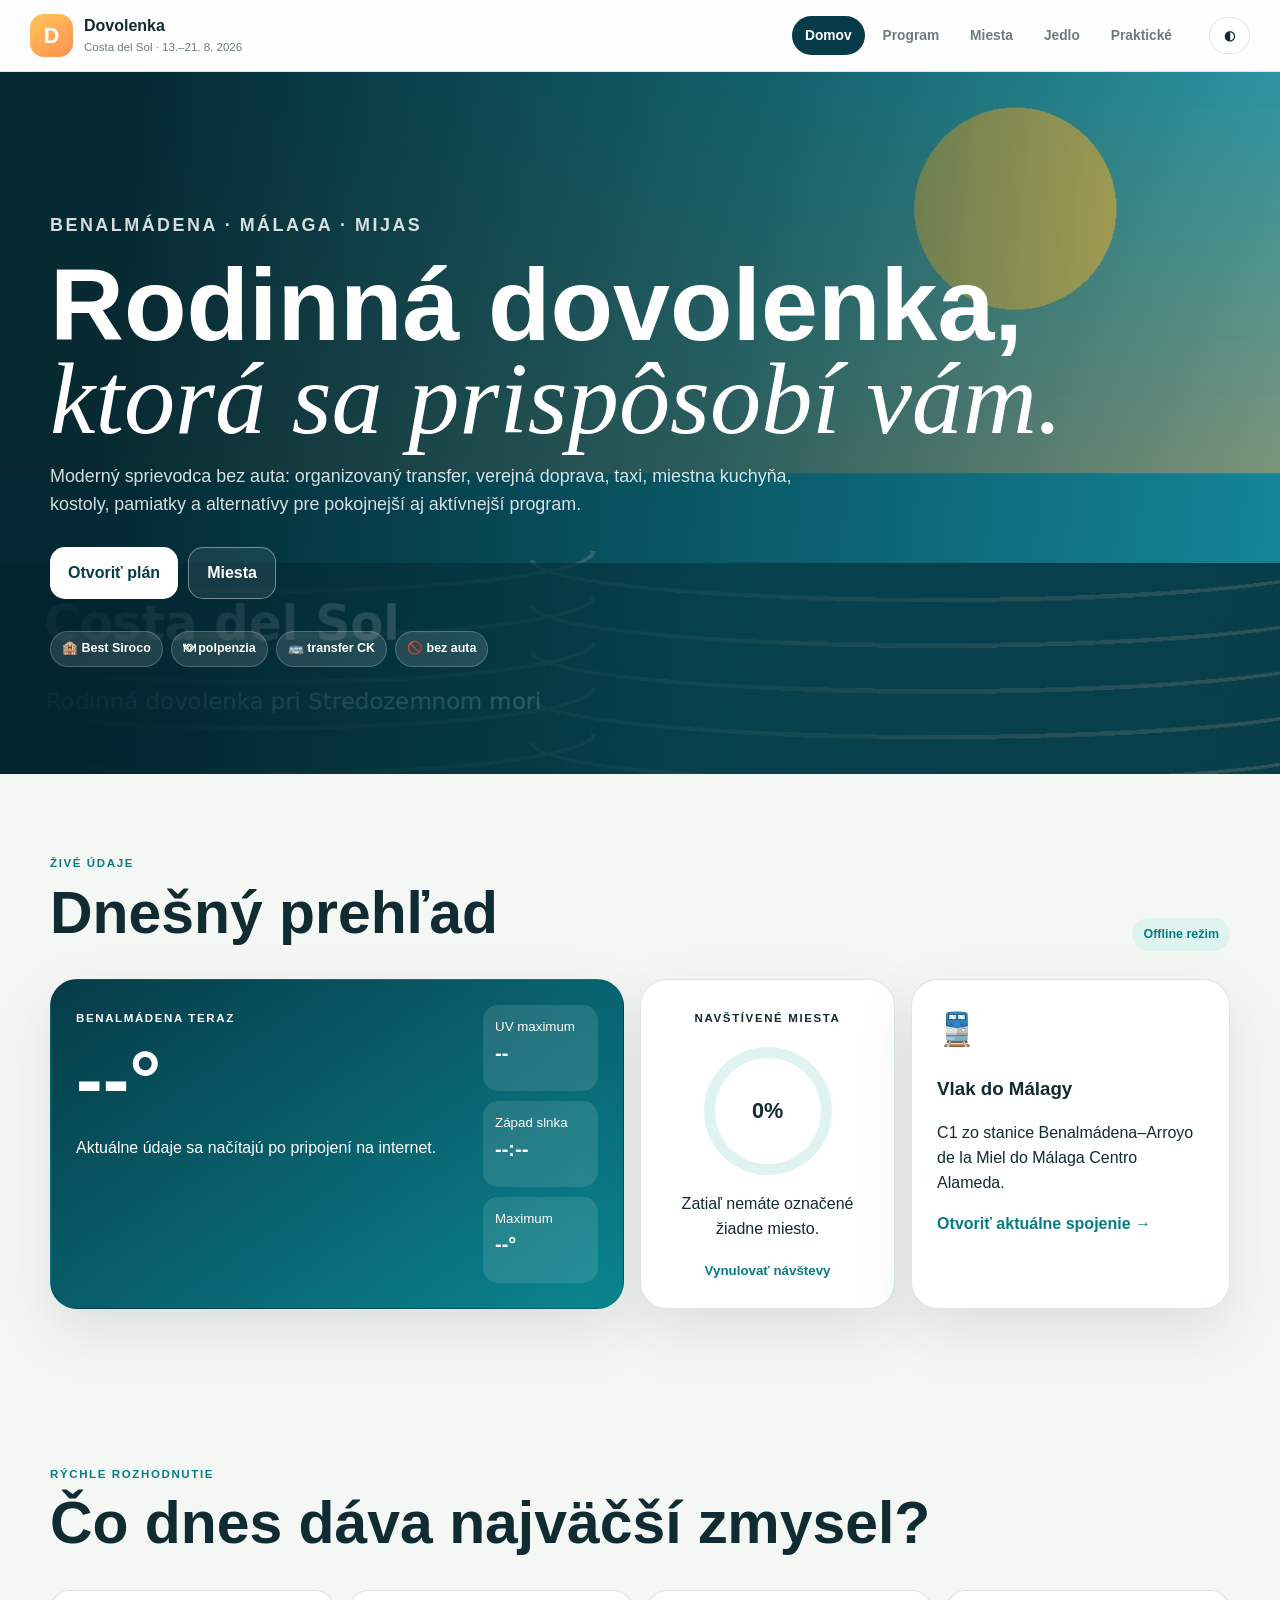
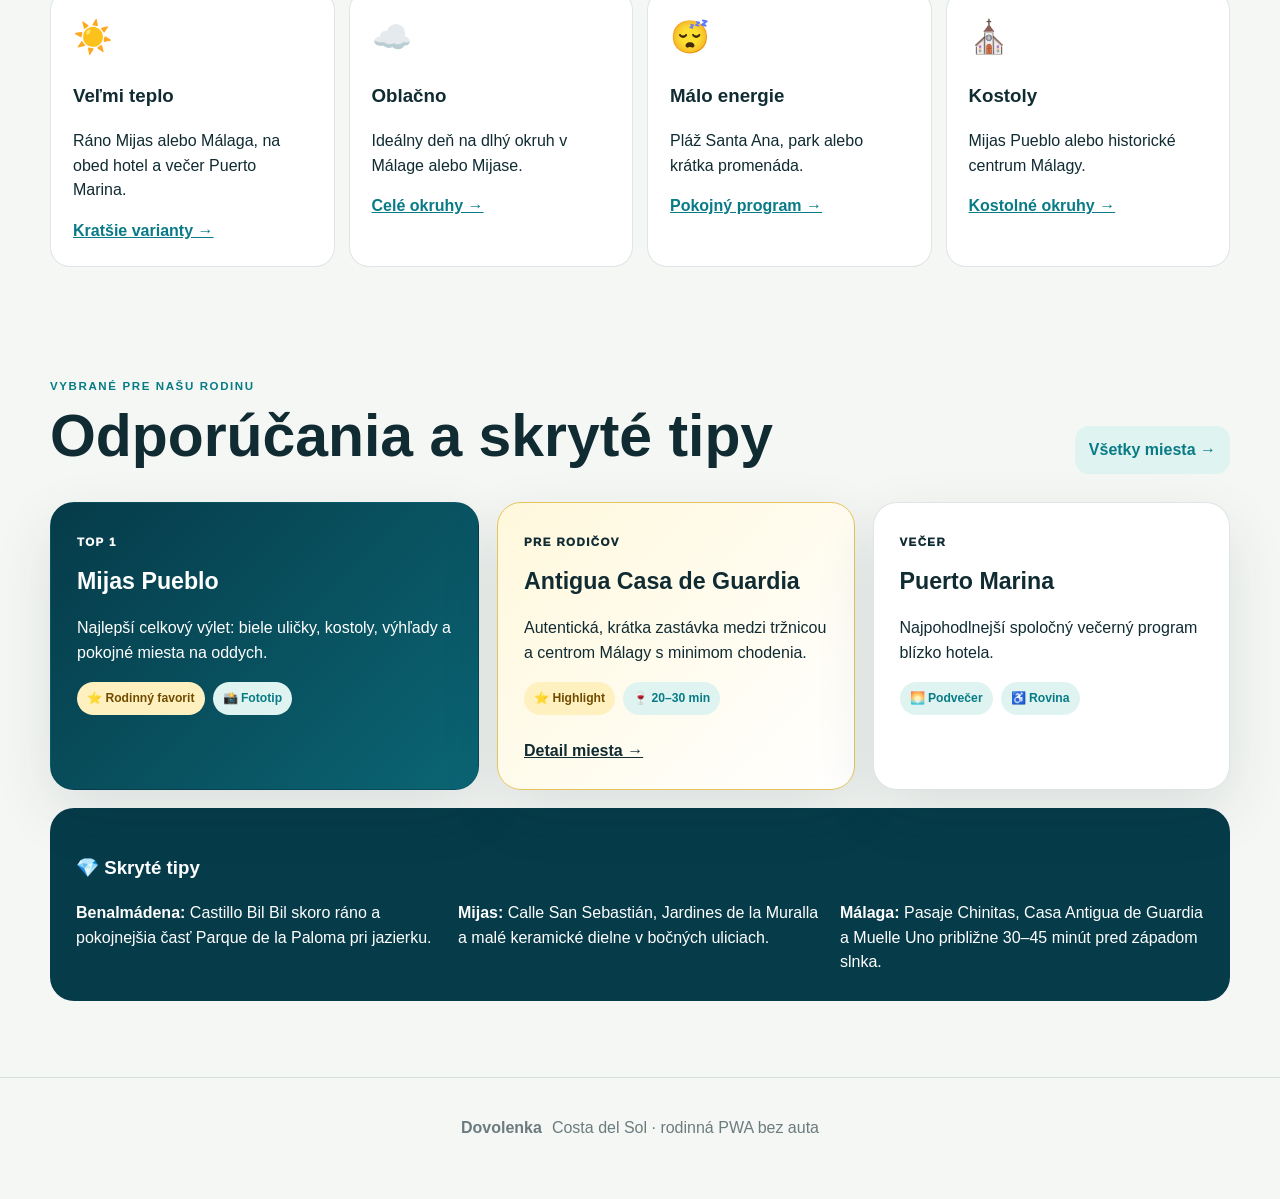
<file: index.html>
<!doctype html><html lang="sk"><head>
<meta charset="utf-8"><meta name="viewport" content="width=device-width,initial-scale=1,viewport-fit=cover">
<meta name="theme-color" content="#063b49"><meta name="mobile-web-app-capable" content="yes"><meta name="apple-mobile-web-app-capable" content="yes">
<title>Domov · Dovolenka</title>
<link rel="manifest" href="./manifest.webmanifest"><link rel="apple-touch-icon" href="./assets/icon-192.png"><link rel="stylesheet" href="./assets/style.css">
</head><body data-page="home"><header class="topbar">
<a class="brand" href="./index.html"><span class="brand-icon">D</span><span><b>Dovolenka</b><small>Costa del Sol · 13.–21. 8. 2026</small></span></a>

<nav class="top-nav" aria-label="Horná navigácia">
  <a href="./index.html" data-top-page="home">Domov</a>
  <a href="./program.html" data-top-page="program">Program</a>
  <a href="./miesta.html" data-top-page="places">Miesta</a>
  <a href="./jedlo.html" data-top-page="food">Jedlo</a>
  <a href="./prakticke.html" data-top-page="practical">Praktické</a>
</nav>
<div class="top-actions"><button id="themeBtn" aria-label="Prepnúť vzhľad">◐</button><button id="installBtn" hidden>Pridať do mobilu</button></div>
</header><main><section class="hero" id="home">
  <div class="hero-overlay"></div>
  <div class="hero-inner">
    <p class="eyebrow">Benalmádena · Málaga · Mijas</p>
    <h1>Rodinná dovolenka,<br><em>ktorá sa prispôsobí vám.</em></h1>
    <p>Moderný sprievodca bez auta: organizovaný transfer, verejná doprava, taxi, miestna kuchyňa, kostoly, pamiatky a alternatívy pre pokojnejší aj aktívnejší program.</p>
    <div class="hero-buttons"><a class="btn primary" href="./program.html">Otvoriť plán</a><a class="btn glass" href="./miesta.html">Miesta</a></div>
    <div class="hero-chips"><span>🏨 Best Siroco</span><span>🍽 polpenzia</span><span>🚌 transfer CK</span><span>🚫 bez auta</span></div>
  </div>
</section><section class="section" id="today">
<div class="section-title"><div><span class="overline">Živé údaje</span><h2>Dnešný prehľad</h2></div><span id="weatherStatus" class="status">Načítavam počasie…</span></div>
<div class="dashboard">
  <article class="weather-card">
    <div><span class="eyebrow">Benalmádena teraz</span><div class="temp"><span id="temperature">--</span>°</div><p id="weatherText">Aktuálne údaje sa načítajú po pripojení na internet.</p></div>
    <div class="weather-side"><div><small>UV maximum</small><b id="uv">--</b></div><div><small>Západ slnka</small><b id="sunset">--:--</b></div><div><small>Maximum</small><b><span id="maxTemp">--</span>°</b></div></div>
  </article>
  <article class="progress-card">
    <span class="eyebrow">Navštívené miesta</span><div class="ring" id="progressRing"><span id="progressValue">0%</span></div>
    <p id="progressText">Zatiaľ nemáte označené žiadne miesto.</p><button class="text-button" id="resetVisited">Vynulovať návštevy</button>
  </article>
  <article class="quick-card"><span>🚆</span><h3>Vlak do Málagy</h3><p>C1 zo stanice Benalmádena–Arroyo de la Miel do Málaga Centro Alameda.</p><a href="https://www.google.com/maps/dir/?api=1&origin=Hotel+Best+Siroco+Benalmadena&destination=Malaga+Centro-Alameda&travelmode=transit" target="_blank">Otvoriť aktuálne spojenie →</a></article>
</div>
</section><section class="section"><div class="section-title"><div><span class="overline">Rýchle rozhodnutie</span><h2>Čo dnes dáva najväčší zmysel?</h2></div></div>
<div class="decision-grid">
<article><span>☀️</span><h3>Veľmi teplo</h3><p>Ráno Mijas alebo Málaga, na obed hotel a večer Puerto Marina.</p><a href="./program.html">Kratšie varianty →</a></article>
<article><span>☁️</span><h3>Oblačno</h3><p>Ideálny deň na dlhý okruh v Málage alebo Mijase.</p><a href="./miesta.html">Celé okruhy →</a></article>
<article><span>😴</span><h3>Málo energie</h3><p>Pláž Santa Ana, park alebo krátka promenáda.</p><a href="./program.html">Pokojný program →</a></article>
<article><span>⛪</span><h3>Kostoly</h3><p>Mijas Pueblo alebo historické centrum Málagy.</p><a href="miesta.html#churches">Kostolné okruhy →</a></article>
</div></section><section class="section recommendations" id="recommendations"><div class="section-title"><div><span class="overline">Vybrané pre našu rodinu</span><h2>Odporúčania a skryté tipy</h2></div><a class="compact-action" href="./miesta.html">Všetky miesta →</a></div>
<div class="recommend-grid">
<article class="recommend-card hero-rec"><span class="rec-rank">TOP 1</span><h3>Mijas Pueblo</h3><p>Najlepší celkový výlet: biele uličky, kostoly, výhľady a pokojné miesta na oddych.</p><div class="badge-row"><span class="badge gold">⭐ Rodinný favorit</span><span class="badge">📸 Fototip</span></div></article>
<article class="recommend-card parent-rec"><span class="rec-rank">PRE RODIČOV</span><h3>Antigua Casa de Guardia</h3><p>Autentická, krátka zastávka medzi tržnicou a centrom Málagy s minimom chodenia.</p><div class="badge-row"><span class="badge gold">⭐ Highlight</span><span class="badge">🍷 20–30 min</span></div><a href="./miesta.html#casa-guardia">Detail miesta →</a></article>
<article class="recommend-card"><span class="rec-rank">VEČER</span><h3>Puerto Marina</h3><p>Najpohodlnejší spoločný večerný program blízko hotela.</p><div class="badge-row"><span class="badge">🌅 Podvečer</span><span class="badge">♿ Rovina</span></div></article>
</div>
<div class="hidden-tips"><h3>💎 Skryté tipy</h3><div><span><b>Benalmádena:</b> Castillo Bil Bil skoro ráno a pokojnejšia časť Parque de la Paloma pri jazierku.</span><span><b>Mijas:</b> Calle San Sebastián, Jardines de la Muralla a malé keramické dielne v bočných uliciach.</span><span><b>Málaga:</b> Pasaje Chinitas, Casa Antigua de Guardia a Muelle Uno približne 30–45 minút pred západom slnka.</span></div></div>
</section></main><footer><b>Dovolenka</b><span>Costa del Sol · rodinná PWA bez auta</span></footer><nav class="screen-nav">
<a href="./index.html" data-page="home">🏠<span>Domov</span></a>
<a href="./program.html" data-page="program">📅<span>Program</span></a>
<a href="./miesta.html" data-page="places">🗺️<span>Miesta</span></a>
<a href="./jedlo.html" data-page="food">🍽️<span>Jedlo</span></a>
<a href="./prakticke.html" data-page="practical">🧳<span>Praktické</span></a>
</nav><script src="./assets/app.js"></script></body></html>
</file>
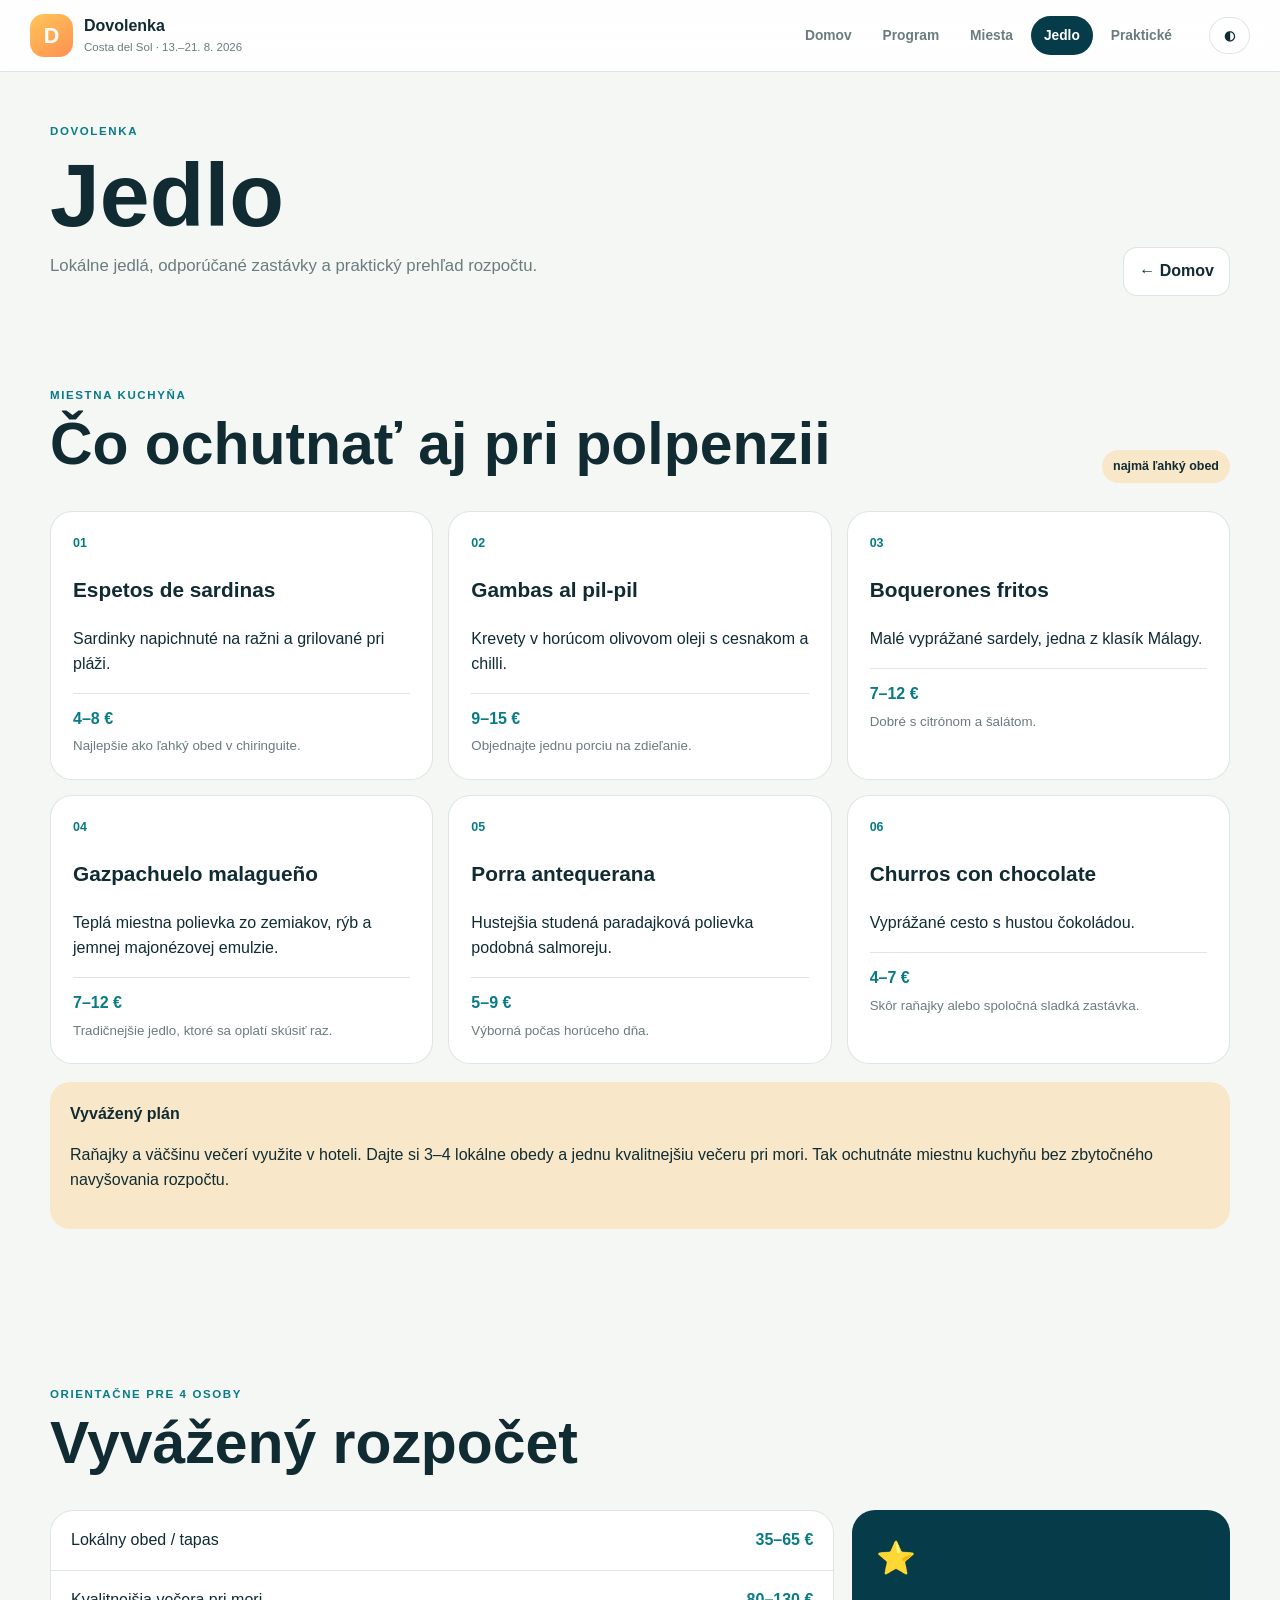
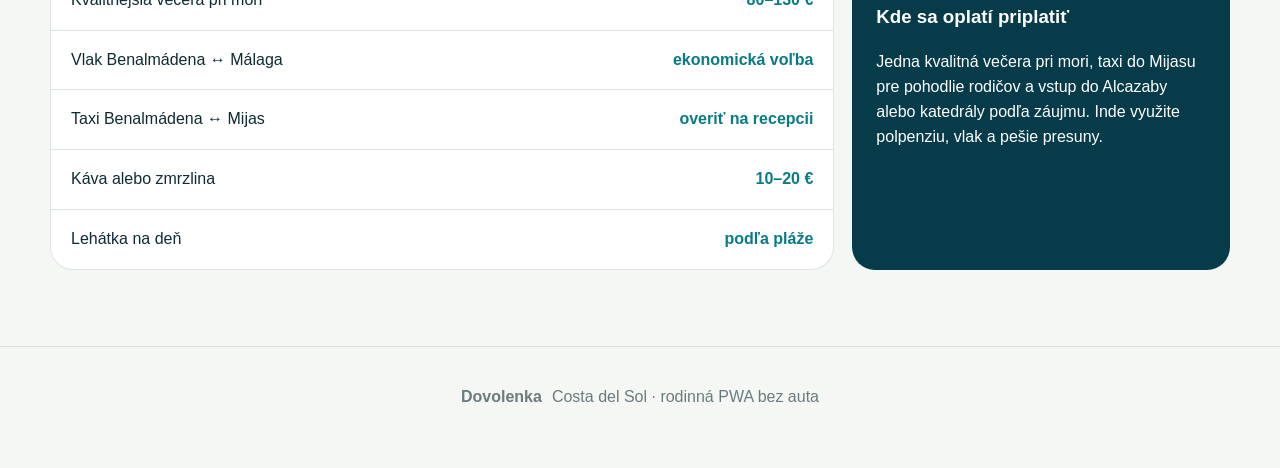
<file: jedlo.html>
<!doctype html><html lang="sk"><head>
<meta charset="utf-8"><meta name="viewport" content="width=device-width,initial-scale=1,viewport-fit=cover">
<meta name="theme-color" content="#063b49"><meta name="mobile-web-app-capable" content="yes"><meta name="apple-mobile-web-app-capable" content="yes">
<title>Jedlo · Dovolenka</title>
<link rel="manifest" href="./manifest.webmanifest"><link rel="apple-touch-icon" href="./assets/icon-192.png"><link rel="stylesheet" href="./assets/style.css">
</head><body data-page="food"><header class="topbar">
<a class="brand" href="./index.html"><span class="brand-icon">D</span><span><b>Dovolenka</b><small>Costa del Sol · 13.–21. 8. 2026</small></span></a>

<nav class="top-nav" aria-label="Horná navigácia">
  <a href="./index.html" data-top-page="home">Domov</a>
  <a href="./program.html" data-top-page="program">Program</a>
  <a href="./miesta.html" data-top-page="places">Miesta</a>
  <a href="./jedlo.html" data-top-page="food">Jedlo</a>
  <a href="./prakticke.html" data-top-page="practical">Praktické</a>
</nav>
<div class="top-actions"><button id="themeBtn" aria-label="Prepnúť vzhľad">◐</button><button id="installBtn" hidden>Pridať do mobilu</button></div>
</header><main>
<section class="page-head">
  <div>
    <span class="overline">Dovolenka</span>
    <h1>Jedlo</h1>
    <p>Lokálne jedlá, odporúčané zastávky a praktický prehľad rozpočtu.</p>
  </div>
  <a href="./index.html" class="page-home-link">← Domov</a>
</section>
<section class="section" id="food">
<div class="section-title"><div><span class="overline">Miestna kuchyňa</span><h2>Čo ochutnať aj pri polpenzii</h2></div><span class="pill">najmä ľahký obed</span></div>
<div class="food-grid">
<article class="food-card"><div class="food-number">01</div><h3>Espetos de sardinas</h3><p>Sardinky napichnuté na ražni a grilované pri pláži.</p><div class="food-foot"><span>4–8 €</span><small>Najlepšie ako ľahký obed v chiringuite.</small></div></article><article class="food-card"><div class="food-number">02</div><h3>Gambas al pil-pil</h3><p>Krevety v horúcom olivovom oleji s cesnakom a chilli.</p><div class="food-foot"><span>9–15 €</span><small>Objednajte jednu porciu na zdieľanie.</small></div></article><article class="food-card"><div class="food-number">03</div><h3>Boquerones fritos</h3><p>Malé vyprážané sardely, jedna z klasík Málagy.</p><div class="food-foot"><span>7–12 €</span><small>Dobré s citrónom a šalátom.</small></div></article><article class="food-card"><div class="food-number">04</div><h3>Gazpachuelo malagueño</h3><p>Teplá miestna polievka zo zemiakov, rýb a jemnej majonézovej emulzie.</p><div class="food-foot"><span>7–12 €</span><small>Tradičnejšie jedlo, ktoré sa oplatí skúsiť raz.</small></div></article><article class="food-card"><div class="food-number">05</div><h3>Porra antequerana</h3><p>Hustejšia studená paradajková polievka podobná salmoreju.</p><div class="food-foot"><span>5–9 €</span><small>Výborná počas horúceho dňa.</small></div></article><article class="food-card"><div class="food-number">06</div><h3>Churros con chocolate</h3><p>Vyprážané cesto s hustou čokoládou.</p><div class="food-foot"><span>4–7 €</span><small>Skôr raňajky alebo spoločná sladká zastávka.</small></div></article>
</div>
<div class="recommendation"><b>Vyvážený plán</b><p>Raňajky a väčšinu večerí využite v hoteli. Dajte si 3–4 lokálne obedy a jednu kvalitnejšiu večeru pri mori. Tak ochutnáte miestnu kuchyňu bez zbytočného navyšovania rozpočtu.</p></div>
</section><section class="section" id="budget">
<div class="section-title"><div><span class="overline">Orientačne pre 4 osoby</span><h2>Vyvážený rozpočet</h2></div></div>
<div class="budget-layout">
<div class="budget-list">
<div><span>Lokálny obed / tapas</span><b>35–65 €</b></div><div><span>Kvalitnejšia večera pri mori</span><b>80–130 €</b></div><div><span>Vlak Benalmádena ↔ Málaga</span><b>ekonomická voľba</b></div><div><span>Taxi Benalmádena ↔ Mijas</span><b>overiť na recepcii</b></div><div><span>Káva alebo zmrzlina</span><b>10–20 €</b></div><div><span>Lehátka na deň</span><b>podľa pláže</b></div>
</div>
<div class="budget-note"><span>⭐</span><h3>Kde sa oplatí priplatiť</h3><p>Jedna kvalitná večera pri mori, taxi do Mijasu pre pohodlie rodičov a vstup do Alcazaby alebo katedrály podľa záujmu. Inde využite polpenziu, vlak a pešie presuny.</p></div>
</div>
</section></main><footer><b>Dovolenka</b><span>Costa del Sol · rodinná PWA bez auta</span></footer><nav class="screen-nav">
<a href="./index.html" data-page="home">🏠<span>Domov</span></a>
<a href="./program.html" data-page="program">📅<span>Program</span></a>
<a href="./miesta.html" data-page="places">🗺️<span>Miesta</span></a>
<a href="./jedlo.html" data-page="food">🍽️<span>Jedlo</span></a>
<a href="./prakticke.html" data-page="practical">🧳<span>Praktické</span></a>
</nav><script src="./assets/app.js"></script></body></html>
</file>
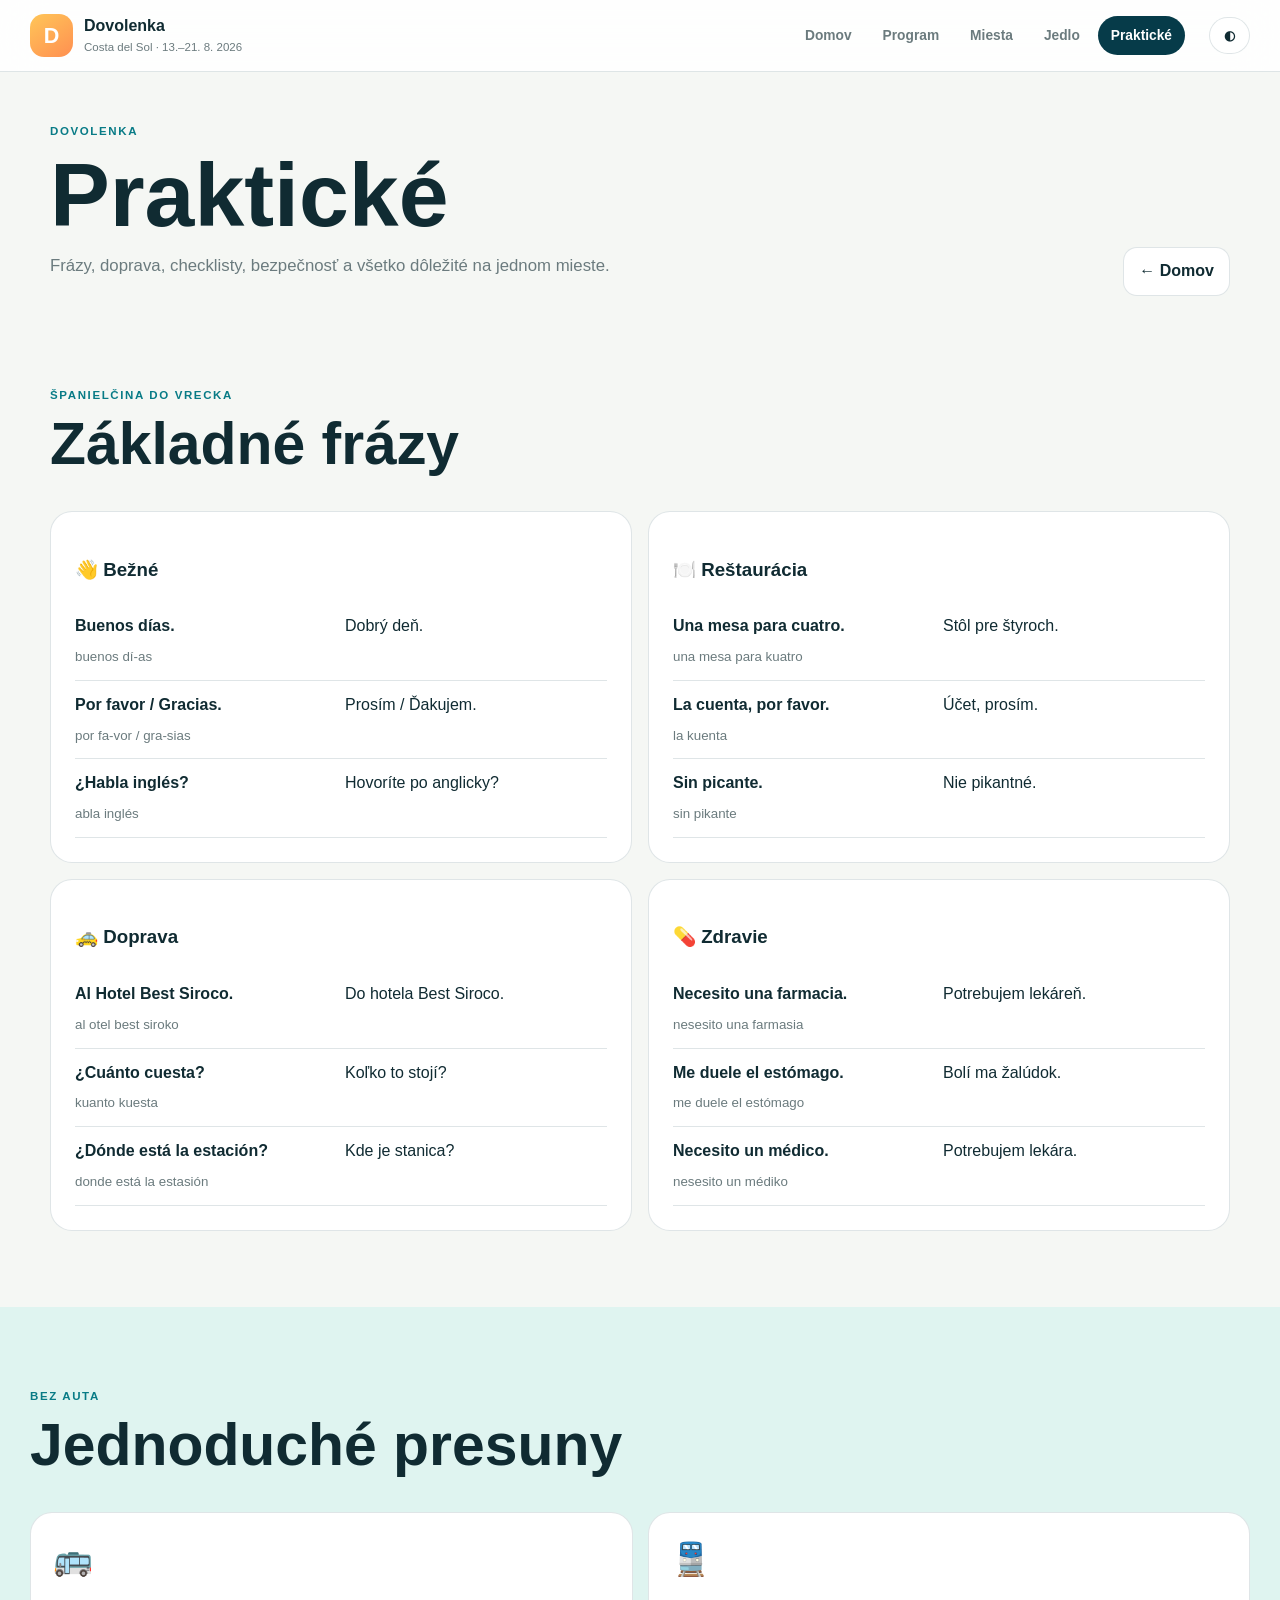
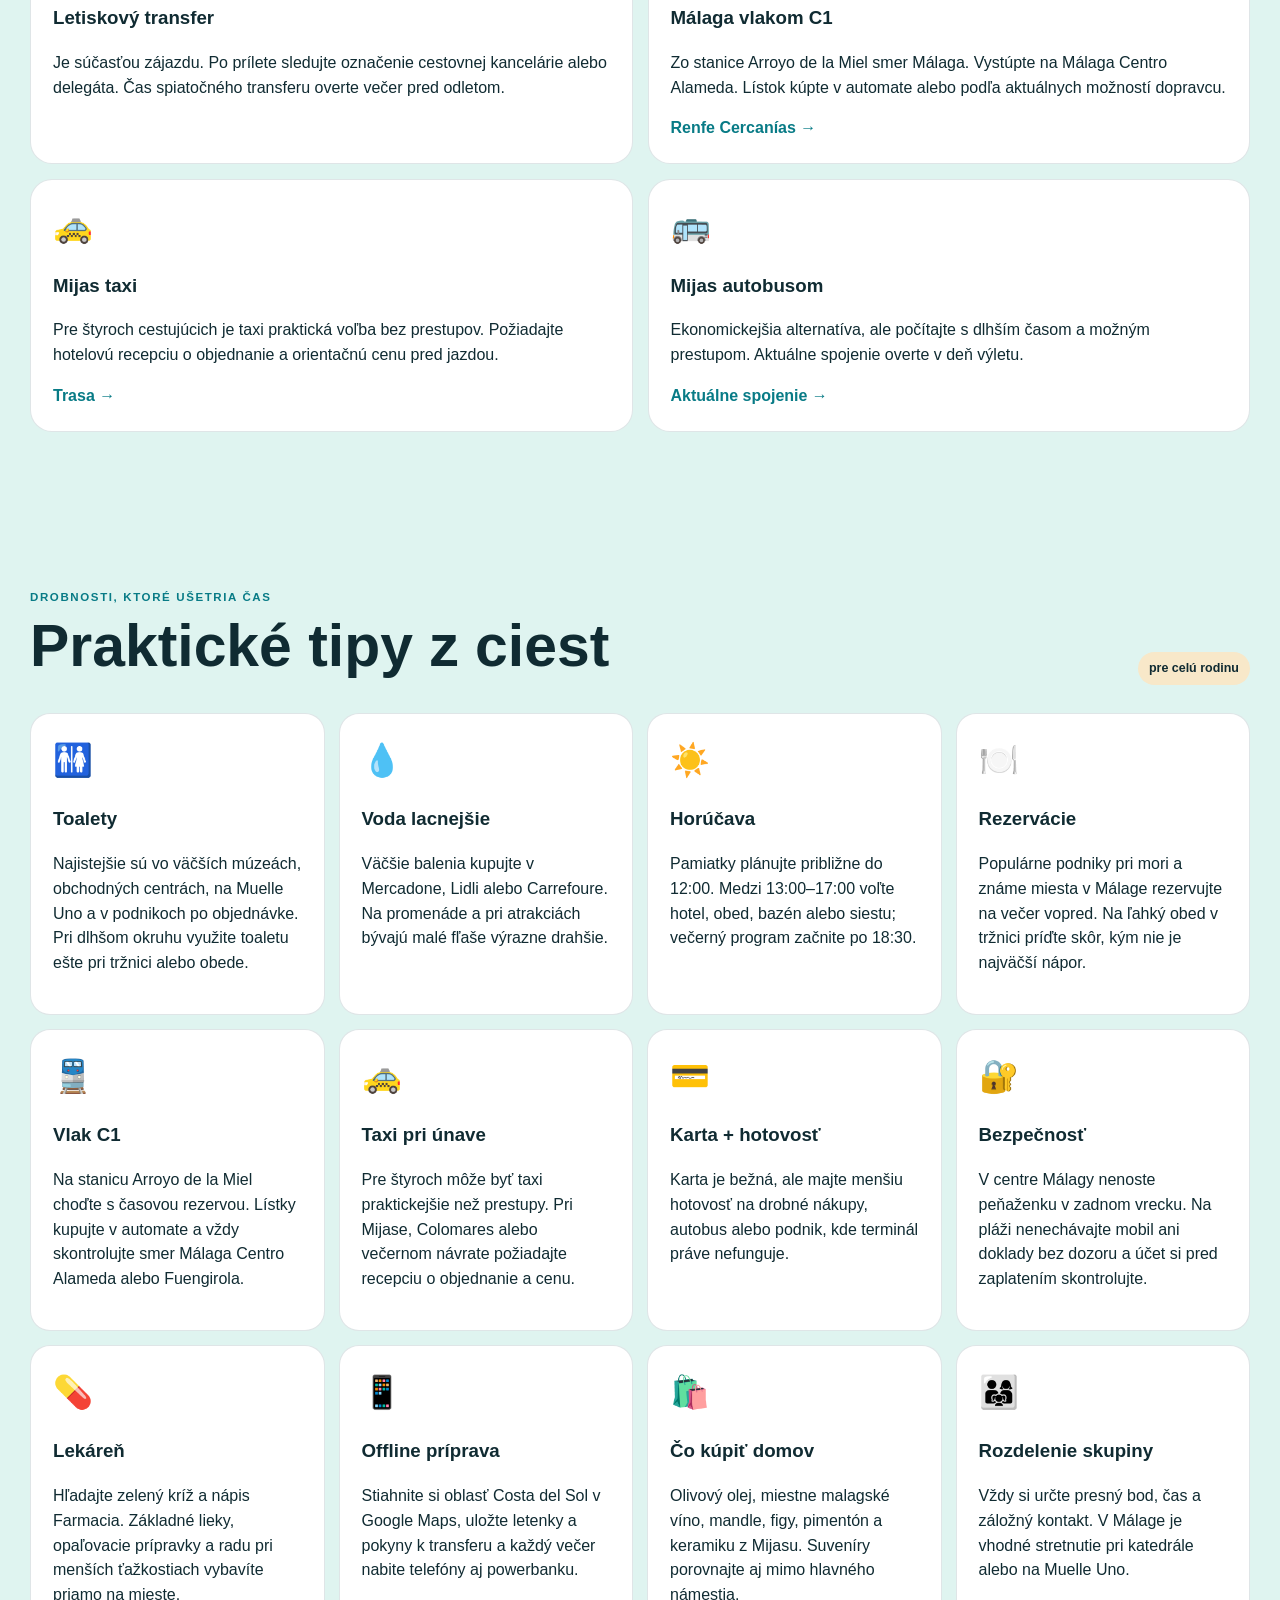
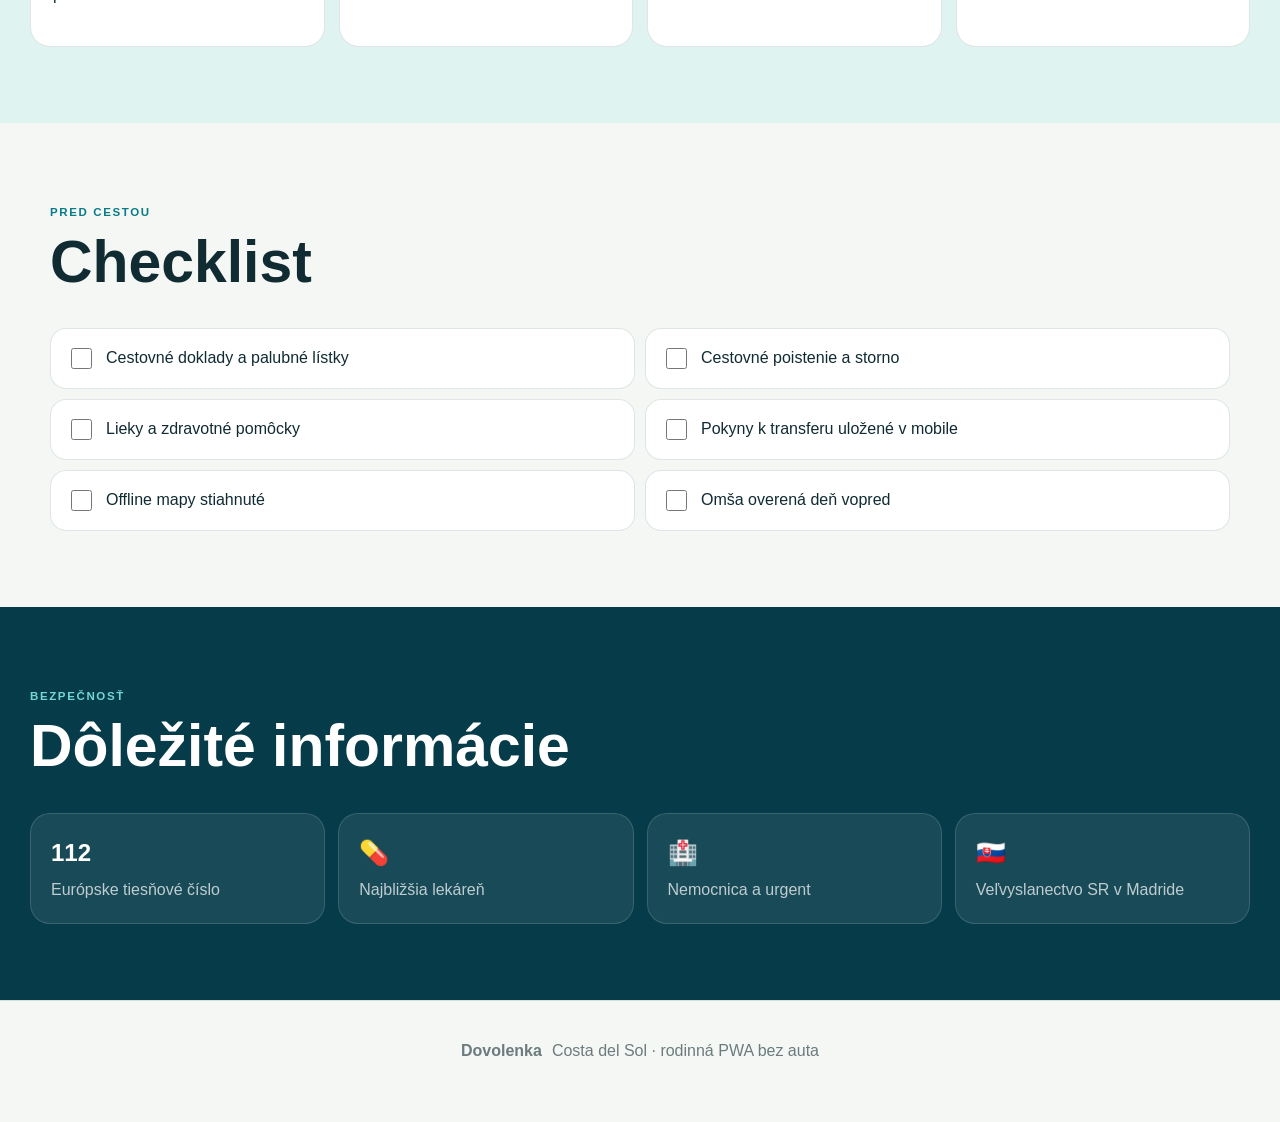
<file: prakticke.html>
<!doctype html><html lang="sk"><head>
<meta charset="utf-8"><meta name="viewport" content="width=device-width,initial-scale=1,viewport-fit=cover">
<meta name="theme-color" content="#063b49"><meta name="mobile-web-app-capable" content="yes"><meta name="apple-mobile-web-app-capable" content="yes">
<title>Praktické · Dovolenka</title>
<link rel="manifest" href="./manifest.webmanifest"><link rel="apple-touch-icon" href="./assets/icon-192.png"><link rel="stylesheet" href="./assets/style.css">
</head><body data-page="practical"><header class="topbar">
<a class="brand" href="./index.html"><span class="brand-icon">D</span><span><b>Dovolenka</b><small>Costa del Sol · 13.–21. 8. 2026</small></span></a>

<nav class="top-nav" aria-label="Horná navigácia">
  <a href="./index.html" data-top-page="home">Domov</a>
  <a href="./program.html" data-top-page="program">Program</a>
  <a href="./miesta.html" data-top-page="places">Miesta</a>
  <a href="./jedlo.html" data-top-page="food">Jedlo</a>
  <a href="./prakticke.html" data-top-page="practical">Praktické</a>
</nav>
<div class="top-actions"><button id="themeBtn" aria-label="Prepnúť vzhľad">◐</button><button id="installBtn" hidden>Pridať do mobilu</button></div>
</header><main>
<section class="page-head">
  <div>
    <span class="overline">Dovolenka</span>
    <h1>Praktické</h1>
    <p>Frázy, doprava, checklisty, bezpečnosť a všetko dôležité na jednom mieste.</p>
  </div>
  <a href="./index.html" class="page-home-link">← Domov</a>
</section>
<section class="section" id="phrases"><div class="section-title"><div><span class="overline">Španielčina do vrecka</span><h2>Základné frázy</h2></div></div><div class="phrase-grid">
<article><h3>👋 Bežné</h3><p><b>Buenos días.</b><span>Dobrý deň.</span><small>buenos dí-as</small></p><p><b>Por favor / Gracias.</b><span>Prosím / Ďakujem.</span><small>por fa-vor / gra-sias</small></p><p><b>¿Habla inglés?</b><span>Hovoríte po anglicky?</span><small>abla inglés</small></p></article>
<article><h3>🍽️ Reštaurácia</h3><p><b>Una mesa para cuatro.</b><span>Stôl pre štyroch.</span><small>una mesa para kuatro</small></p><p><b>La cuenta, por favor.</b><span>Účet, prosím.</span><small>la kuenta</small></p><p><b>Sin picante.</b><span>Nie pikantné.</span><small>sin pikante</small></p></article>
<article><h3>🚕 Doprava</h3><p><b>Al Hotel Best Siroco.</b><span>Do hotela Best Siroco.</span><small>al otel best siroko</small></p><p><b>¿Cuánto cuesta?</b><span>Koľko to stojí?</span><small>kuanto kuesta</small></p><p><b>¿Dónde está la estación?</b><span>Kde je stanica?</span><small>donde está la estasión</small></p></article>
<article><h3>💊 Zdravie</h3><p><b>Necesito una farmacia.</b><span>Potrebujem lekáreň.</span><small>nesesito una farmasia</small></p><p><b>Me duele el estómago.</b><span>Bolí ma žalúdok.</span><small>me duele el estómago</small></p><p><b>Necesito un médico.</b><span>Potrebujem lekára.</span><small>nesesito un médiko</small></p></article>
</div></section><section class="section soft" id="transport">
<div class="section-title"><div><span class="overline">Bez auta</span><h2>Jednoduché presuny</h2></div></div>
<div class="transport-grid">
<article><span>🚌</span><h3>Letiskový transfer</h3><p>Je súčasťou zájazdu. Po prílete sledujte označenie cestovnej kancelárie alebo delegáta. Čas spiatočného transferu overte večer pred odletom.</p></article>
<article><span>🚆</span><h3>Málaga vlakom C1</h3><p>Zo stanice Arroyo de la Miel smer Málaga. Vystúpte na Málaga Centro Alameda. Lístok kúpte v automate alebo podľa aktuálnych možností dopravcu.</p><a href="https://www.renfe.com/es/en/suburban/suburban-malaga" target="_blank">Renfe Cercanías →</a></article>
<article><span>🚕</span><h3>Mijas taxi</h3><p>Pre štyroch cestujúcich je taxi praktická voľba bez prestupov. Požiadajte hotelovú recepciu o objednanie a orientačnú cenu pred jazdou.</p><a href="https://www.google.com/maps/dir/?api=1&origin=Hotel+Best+Siroco+Benalmadena&destination=Mijas+Pueblo" target="_blank">Trasa →</a></article>
<article><span>🚌</span><h3>Mijas autobusom</h3><p>Ekonomickejšia alternatíva, ale počítajte s dlhším časom a možným prestupom. Aktuálne spojenie overte v deň výletu.</p><a href="https://www.google.com/maps/dir/?api=1&origin=Hotel+Best+Siroco+Benalmadena&destination=Mijas+Pueblo&travelmode=transit" target="_blank">Aktuálne spojenie →</a></article>
</div>
</section><section class="section soft" id="travel-tips"><div class="section-title"><div><span class="overline">Drobnosti, ktoré ušetria čas</span><h2>Praktické tipy z ciest</h2></div><span class="pill">pre celú rodinu</span></div>
<div class="tips-grid">
<article><span>🚻</span><h3>Toalety</h3><p>Najistejšie sú vo väčších múzeách, obchodných centrách, na Muelle Uno a v podnikoch po objednávke. Pri dlhšom okruhu využite toaletu ešte pri tržnici alebo obede.</p></article>
<article><span>💧</span><h3>Voda lacnejšie</h3><p>Väčšie balenia kupujte v Mercadone, Lidli alebo Carrefoure. Na promenáde a pri atrakciách bývajú malé fľaše výrazne drahšie.</p></article>
<article><span>☀️</span><h3>Horúčava</h3><p>Pamiatky plánujte približne do 12:00. Medzi 13:00–17:00 voľte hotel, obed, bazén alebo siestu; večerný program začnite po 18:30.</p></article>
<article><span>🍽️</span><h3>Rezervácie</h3><p>Populárne podniky pri mori a známe miesta v Málage rezervujte na večer vopred. Na ľahký obed v tržnici príďte skôr, kým nie je najväčší nápor.</p></article>
<article><span>🚆</span><h3>Vlak C1</h3><p>Na stanicu Arroyo de la Miel choďte s časovou rezervou. Lístky kupujte v automate a vždy skontrolujte smer Málaga Centro Alameda alebo Fuengirola.</p></article>
<article><span>🚕</span><h3>Taxi pri únave</h3><p>Pre štyroch môže byť taxi praktickejšie než prestupy. Pri Mijase, Colomares alebo večernom návrate požiadajte recepciu o objednanie a cenu.</p></article>
<article><span>💳</span><h3>Karta + hotovosť</h3><p>Karta je bežná, ale majte menšiu hotovosť na drobné nákupy, autobus alebo podnik, kde terminál práve nefunguje.</p></article>
<article><span>🔐</span><h3>Bezpečnosť</h3><p>V centre Málagy nenoste peňaženku v zadnom vrecku. Na pláži nenechávajte mobil ani doklady bez dozoru a účet si pred zaplatením skontrolujte.</p></article>
<article><span>💊</span><h3>Lekáreň</h3><p>Hľadajte zelený kríž a nápis Farmacia. Základné lieky, opaľovacie prípravky a radu pri menších ťažkostiach vybavíte priamo na mieste.</p></article>
<article><span>📱</span><h3>Offline príprava</h3><p>Stiahnite si oblasť Costa del Sol v Google Maps, uložte letenky a pokyny k transferu a každý večer nabite telefóny aj powerbanku.</p></article>
<article><span>🛍️</span><h3>Čo kúpiť domov</h3><p>Olivový olej, miestne malagské víno, mandle, figy, pimentón a keramiku z Mijasu. Suveníry porovnajte aj mimo hlavného námestia.</p></article>
<article><span>👨‍👩‍👧</span><h3>Rozdelenie skupiny</h3><p>Vždy si určte presný bod, čas a záložný kontakt. V Málage je vhodné stretnutie pri katedrále alebo na Muelle Uno.</p></article>
</div></section><section class="section" id="checklist">
<div class="section-title"><div><span class="overline">Pred cestou</span><h2>Checklist</h2></div></div>
<div class="checklist">
<label><input type="checkbox" data-check="documents"><span>Cestovné doklady a palubné lístky</span></label>
<label><input type="checkbox" data-check="insurance"><span>Cestovné poistenie a storno</span></label>
<label><input type="checkbox" data-check="meds"><span>Lieky a zdravotné pomôcky</span></label>
<label><input type="checkbox" data-check="transfer"><span>Pokyny k transferu uložené v mobile</span></label>
<label><input type="checkbox" data-check="maps"><span>Offline mapy stiahnuté</span></label>
<label><input type="checkbox" data-check="mass"><span>Omša overená deň vopred</span></label>
</div>
</section><section class="section dark" id="help">
<div class="section-title light"><div><span class="overline">Bezpečnosť</span><h2>Dôležité informácie</h2></div></div>
<div class="help-grid"><a href="tel:112"><b>112</b><span>Európske tiesňové číslo</span></a><a href="https://www.google.com/maps/dir/?api=1&origin=Hotel+Best+Siroco+Benalmadena&destination=Farmacia+Benalmadena" target="_blank"><b>💊</b><span>Najbližšia lekáreň</span></a><a href="https://www.google.com/maps/dir/?api=1&origin=Hotel+Best+Siroco+Benalmadena&destination=Hospital+Benalmadena" target="_blank"><b>🏥</b><span>Nemocnica a urgent</span></a><a href="https://www.mzv.sk/web/madrid" target="_blank"><b>🇸🇰</b><span>Veľvyslanectvo SR v Madride</span></a></div>
</section></main><footer><b>Dovolenka</b><span>Costa del Sol · rodinná PWA bez auta</span></footer><nav class="screen-nav">
<a href="./index.html" data-page="home">🏠<span>Domov</span></a>
<a href="./program.html" data-page="program">📅<span>Program</span></a>
<a href="./miesta.html" data-page="places">🗺️<span>Miesta</span></a>
<a href="./jedlo.html" data-page="food">🍽️<span>Jedlo</span></a>
<a href="./prakticke.html" data-page="practical">🧳<span>Praktické</span></a>
</nav><script src="./assets/app.js"></script></body></html>
</file>
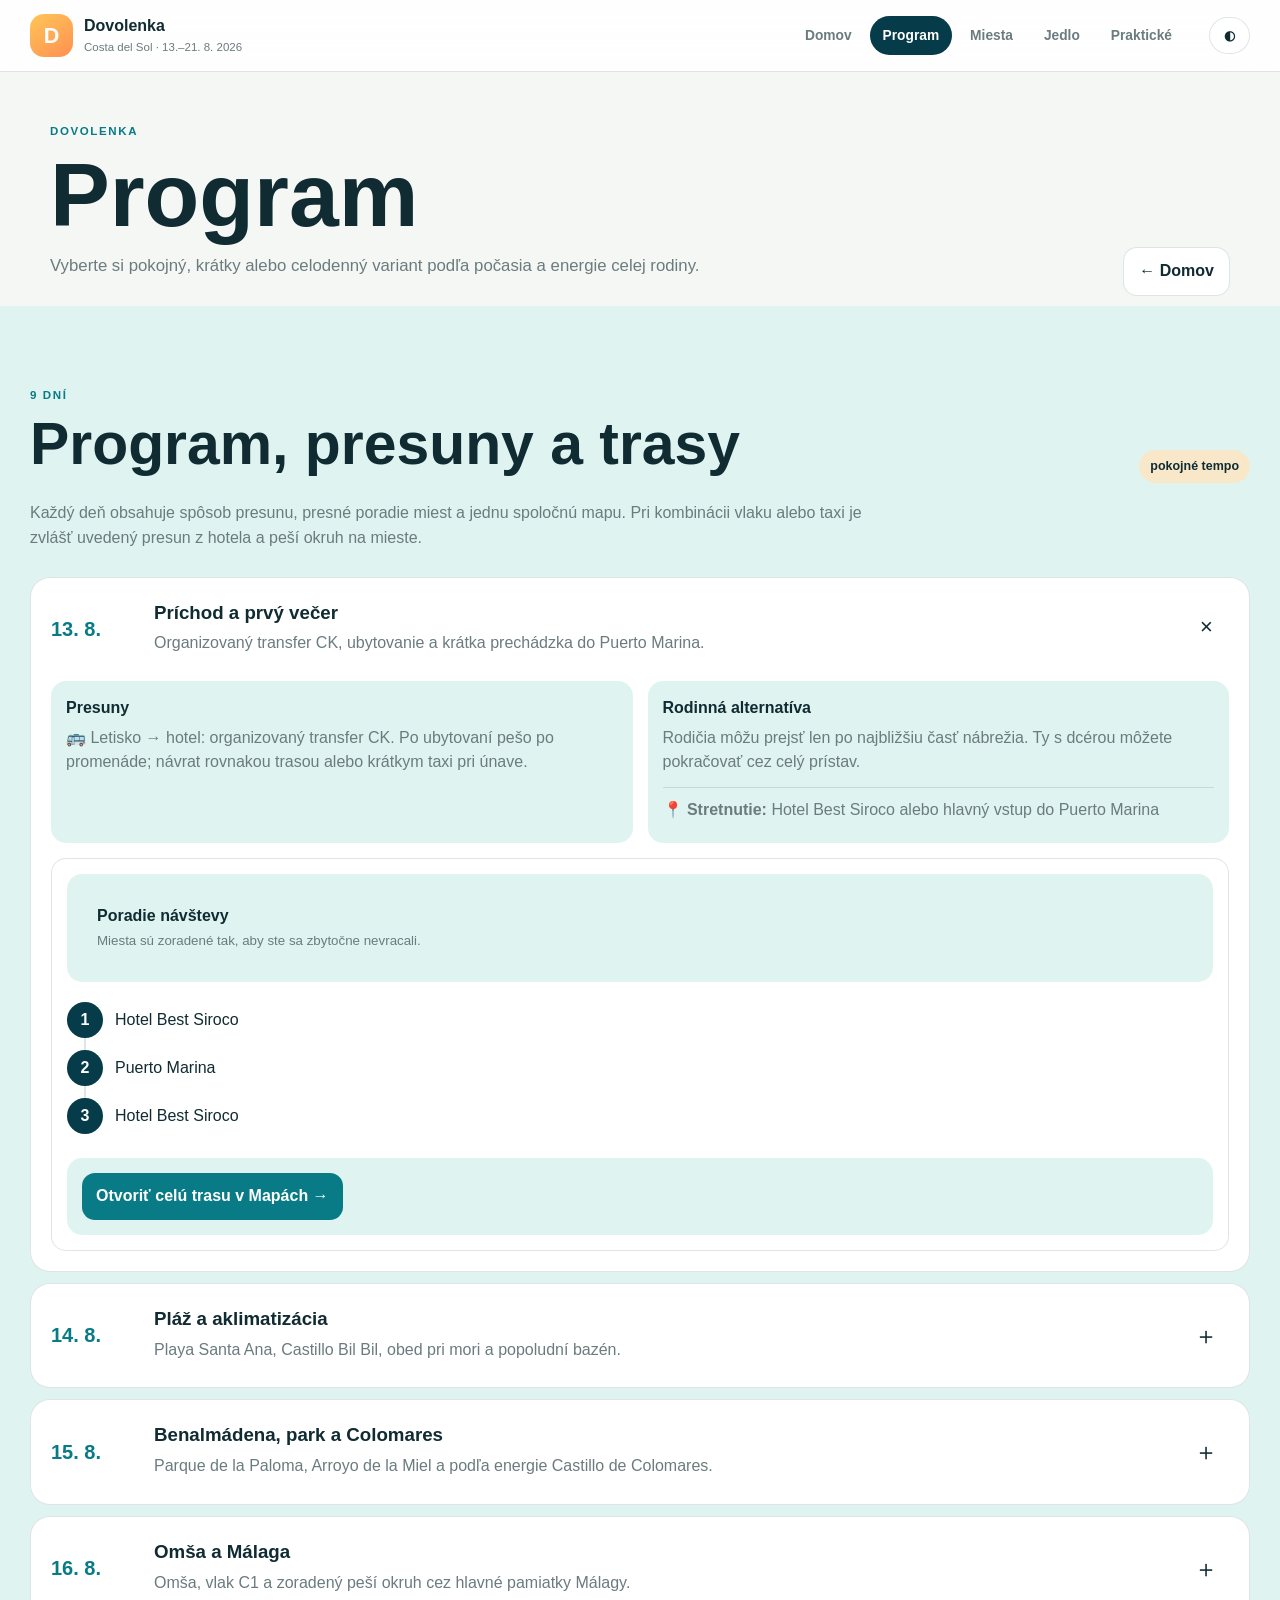
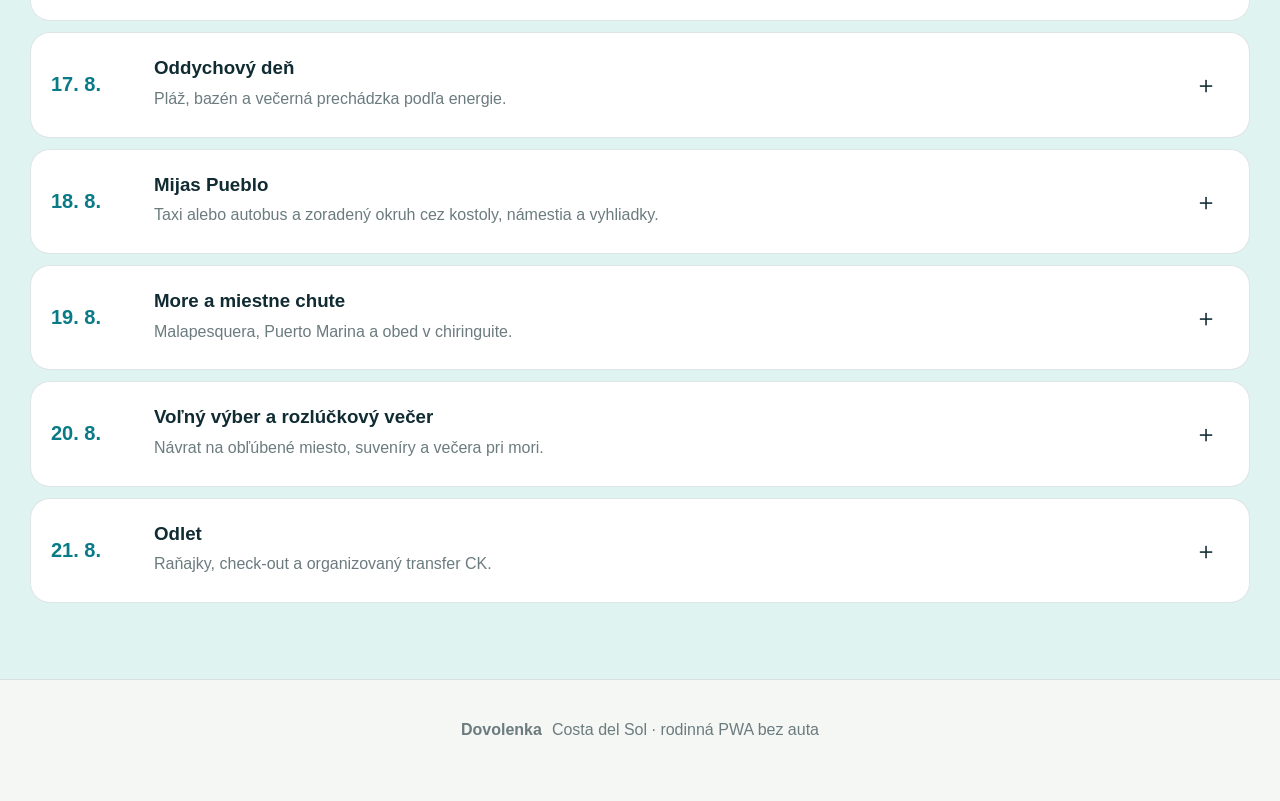
<file: program.html>
<!doctype html><html lang="sk"><head>
<meta charset="utf-8"><meta name="viewport" content="width=device-width,initial-scale=1,viewport-fit=cover">
<meta name="theme-color" content="#063b49"><meta name="mobile-web-app-capable" content="yes"><meta name="apple-mobile-web-app-capable" content="yes">
<title>Program · Dovolenka</title>
<link rel="manifest" href="./manifest.webmanifest"><link rel="apple-touch-icon" href="./assets/icon-192.png"><link rel="stylesheet" href="./assets/style.css">
</head><body data-page="program"><header class="topbar">
<a class="brand" href="./index.html"><span class="brand-icon">D</span><span><b>Dovolenka</b><small>Costa del Sol · 13.–21. 8. 2026</small></span></a>

<nav class="top-nav" aria-label="Horná navigácia">
  <a href="./index.html" data-top-page="home">Domov</a>
  <a href="./program.html" data-top-page="program">Program</a>
  <a href="./miesta.html" data-top-page="places">Miesta</a>
  <a href="./jedlo.html" data-top-page="food">Jedlo</a>
  <a href="./prakticke.html" data-top-page="practical">Praktické</a>
</nav>
<div class="top-actions"><button id="themeBtn" aria-label="Prepnúť vzhľad">◐</button><button id="installBtn" hidden>Pridať do mobilu</button></div>
</header><main>
<section class="page-head">
  <div>
    <span class="overline">Dovolenka</span>
    <h1>Program</h1>
    <p>Vyberte si pokojný, krátky alebo celodenný variant podľa počasia a energie celej rodiny.</p>
  </div>
  <a href="./index.html" class="page-home-link">← Domov</a>
</section>
<section class="section soft" id="plan">
<div class="section-title"><div><span class="overline">9 dní</span><h2>Program, presuny a trasy</h2></div><span class="pill">pokojné tempo</span></div>
<p class="plan-intro">Každý deň obsahuje spôsob presunu, presné poradie miest a jednu spoločnú mapu. Pri kombinácii vlaku alebo taxi je zvlášť uvedený presun z hotela a peší okruh na mieste.</p>
<div class="day-list">

<details class="day-card" open>
  <summary><time>13. 8.</time><div><h3>Príchod a prvý večer</h3><p>Organizovaný transfer CK, ubytovanie a krátka prechádzka do Puerto Marina.</p></div><span>＋</span></summary>
  <div class="day-detail route-detail">
    <div class="move-box"><b>Presuny</b><p>🚌 Letisko → hotel: organizovaný transfer CK. Po ubytovaní pešo po promenáde; návrat rovnakou trasou alebo krátkym taxi pri únave.</p></div>
    <div class="family-box"><b>Rodinná alternatíva</b><p>Rodičia môžu prejsť len po najbližšiu časť nábrežia. Ty s dcérou môžete pokračovať cez celý prístav.</p><p class="meeting"><strong>📍 Stretnutie:</strong> Hotel Best Siroco alebo hlavný vstup do Puerto Marina</p></div>
    <div class="route-box">
      <div class="route-head"><div><b>Poradie návštevy</b><small>Miesta sú zoradené tak, aby ste sa zbytočne nevracali.</small></div></div>
      <ol class="route-stops"><li><span>1</span>Hotel Best Siroco</li><li><span>2</span>Puerto Marina</li><li><span>3</span>Hotel Best Siroco</li></ol>
      <div class="route-actions"><a class="route-btn" href="https://www.google.com/maps/dir/?api=1&origin=Hotel+Best+Siroco+Benalmadena&destination=Hotel+Best+Siroco+Benalmadena&waypoints=Puerto+Marina+Benalmadena&travelmode=walking" target="_blank">Otvoriť celú trasu v Mapách →</a></div>
    </div>
  </div>
</details>
<details class="day-card" >
  <summary><time>14. 8.</time><div><h3>Pláž a aklimatizácia</h3><p>Playa Santa Ana, Castillo Bil Bil, obed pri mori a popoludní bazén.</p></div><span>＋</span></summary>
  <div class="day-detail route-detail">
    <div class="move-box"><b>Presuny</b><p>🚶 Celý program je pešo. Choďte ráno po promenáde, pri väčšej horúčave sa vráťte taxi.</p></div>
    <div class="family-box"><b>Rodinná alternatíva</b><p>Rodičia môžu zostať na Playa Santa Ana alebo v parku. Dcéra s babkou pokračujú ku Castillo Bil Bil.</p><p class="meeting"><strong>📍 Stretnutie:</strong> Hlavný vstup do Parque de la Paloma</p></div>
    <div class="route-box">
      <div class="route-head"><div><b>Poradie návštevy</b><small>Miesta sú zoradené tak, aby ste sa zbytočne nevracali.</small></div></div>
      <ol class="route-stops"><li><span>1</span>Hotel Best Siroco</li><li><span>2</span>Playa Santa Ana</li><li><span>3</span>Castillo Bil Bil</li><li><span>4</span>Parque de la Paloma</li><li><span>5</span>Hotel Best Siroco</li></ol>
      <div class="route-actions"><a class="route-btn" href="https://www.google.com/maps/dir/?api=1&origin=Hotel+Best+Siroco+Benalmadena&destination=Hotel+Best+Siroco+Benalmadena&waypoints=Playa+Santa+Ana+Benalmadena%7CCastillo+Bil+Bil%7CParque+de+la+Paloma&travelmode=walking" target="_blank">Otvoriť celú trasu v Mapách →</a></div>
    </div>
  </div>
</details>
<details class="day-card" >
  <summary><time>15. 8.</time><div><h3>Benalmádena, park a Colomares</h3><p>Parque de la Paloma, Arroyo de la Miel a podľa energie Castillo de Colomares.</p></div><span>＋</span></summary>
  <div class="day-detail route-detail">
    <div class="move-box"><b>Presuny</b><p>🚶 Hotel → park → Arroyo de la Miel. 🚕 Z Arroyo de la Miel alebo hotela taxi ku Castillo de Colomares a späť.</p></div>
    <div class="family-box"><b>Rodinná alternatíva</b><p>Rodičia môžu ukončiť program v parku alebo pri kostole. Aktívnejšia časť skupiny pokračuje taxi ku Colomares.</p><p class="meeting"><strong>📍 Stretnutie:</strong> Recepcia hotela po návrate</p></div>
    <div class="route-box">
      <div class="route-head"><div><b>Poradie návštevy</b><small>Miesta sú zoradené tak, aby ste sa zbytočne nevracali.</small></div></div>
      <ol class="route-stops"><li><span>1</span>Hotel Best Siroco</li><li><span>2</span>Parque de la Paloma</li><li><span>3</span>Iglesia Inmaculada Concepción – Arroyo de la Miel</li><li><span>4</span>Castillo de Colomares</li></ol>
      <div class="route-actions"><a class="route-btn" href="https://www.google.com/maps/dir/?api=1&origin=Hotel+Best+Siroco+Benalmadena&destination=Castillo+de+Colomares&waypoints=Parque+de+la+Paloma%7CParroquia+Inmaculada+Concepcion+Arroyo+de+la+Miel" target="_blank">Otvoriť celú trasu v Mapách →</a></div>
    </div>
  </div>
</details>
<details class="day-card" >
  <summary><time>16. 8.</time><div><h3>Omša a Málaga</h3><p>Omša, vlak C1 a zoradený peší okruh cez hlavné pamiatky Málagy.</p></div><span>＋</span></summary>
  <div class="day-detail route-detail">
    <div class="move-box"><b>Presuny</b><p>🚶/🚕 Hotel → stanica Benalmádena–Arroyo de la Miel. 🚆 C1 → Málaga Centro Alameda. Potom peší okruh; späť rovnakým vlakom.</p></div>
    <div class="family-box"><b>Rodinná alternatíva</b><p>Rodičia: Atarazanas → katedrála → Muelle Uno. Ty s dcérou: Santiago a Alcazaba, potom spoločné stretnutie.</p><p class="meeting"><strong>📍 Stretnutie:</strong> Muelle Uno pri Centre Pompidou</p></div>
    <div class="route-box">
      <div class="route-head"><div><b>Poradie návštevy</b><small>Miesta sú zoradené tak, aby ste sa zbytočne nevracali.</small></div></div>
      <ol class="route-stops"><li><span>1</span>Málaga Centro Alameda</li><li><span>2</span>Mercado de Atarazanas</li><li class="highlight-stop"><span>3</span>⭐ Casa Antigua de Guardia <small>highlight pre rodičov</small></li><li><span>4</span>Catedral de Málaga</li><li><span>5</span>Iglesia de Santiago</li><li><span>6</span>Alcazaba / Teatro Romano</li><li><span>7</span>Muelle Uno</li></ol>
      <div class="route-actions"><a class="route-btn secondary-route" href="https://www.google.com/maps/dir/?api=1&origin=Hotel+Best+Siroco+Benalmadena&destination=Malaga+Centro-Alameda&travelmode=transit" target="_blank">Presun z hotela →</a><a class="route-btn" href="https://www.google.com/maps/dir/?api=1&origin=Malaga+Centro-Alameda&destination=Muelle+Uno+Malaga&waypoints=Mercado+Central+de+Atarazanas%7CAntigua+Casa+de+Guardia+Malaga%7CCatedral+de+Malaga%7CIglesia+de+Santiago+Malaga%7CAlcazaba+de+Malaga&travelmode=walking" target="_blank">Otvoriť celú trasu v Mapách →</a></div>
    </div>
  </div>
</details>
<details class="day-card" >
  <summary><time>17. 8.</time><div><h3>Oddychový deň</h3><p>Pláž, bazén a večerná prechádzka podľa energie.</p></div><span>＋</span></summary>
  <div class="day-detail route-detail">
    <div class="move-box"><b>Presuny</b><p>🚶 Krátke pešie presuny v okolí hotela. Pri únave sa program môže úplne skrátiť.</p></div>
    <div class="family-box"><b>Rodinná alternatíva</b><p>Rodičia môžu zostať v hoteli. Ty s dcérou môžete prejsť celú pobrežnú promenádu.</p><p class="meeting"><strong>📍 Stretnutie:</strong> Hotel Best Siroco</p></div>
    <div class="route-box">
      <div class="route-head"><div><b>Poradie návštevy</b><small>Miesta sú zoradené tak, aby ste sa zbytočne nevracali.</small></div></div>
      <ol class="route-stops"><li><span>1</span>Hotel Best Siroco</li><li><span>2</span>Playa Malapesquera</li><li><span>3</span>Puerto Marina</li><li><span>4</span>Hotel Best Siroco</li></ol>
      <div class="route-actions"><a class="route-btn" href="https://www.google.com/maps/dir/?api=1&origin=Hotel+Best+Siroco+Benalmadena&destination=Hotel+Best+Siroco+Benalmadena&waypoints=Playa+Malapesquera%7CPuerto+Marina+Benalmadena&travelmode=walking" target="_blank">Otvoriť celú trasu v Mapách →</a></div>
    </div>
  </div>
</details>
<details class="day-card" >
  <summary><time>18. 8.</time><div><h3>Mijas Pueblo</h3><p>Taxi alebo autobus a zoradený okruh cez kostoly, námestia a vyhliadky.</p></div><span>＋</span></summary>
  <div class="day-detail route-detail">
    <div class="move-box"><b>Presuny</b><p>🚕 Odporúčané: hotel → Plaza Virgen de la Peña. 🚌 Ekonomická alternatíva podľa aktuálneho spojenia. V Mijase pešo.</p></div>
    <div class="family-box"><b>Rodinná alternatíva</b><p>Dcéra s babkou: oba kostoly. Rodičia môžu odpočívať na Plaza Virgen de la Peña; ostatní pokračujú k hradbám.</p><p class="meeting"><strong>📍 Stretnutie:</strong> Plaza Virgen de la Peña pri taxi stanovišti</p></div>
    <div class="route-box">
      <div class="route-head"><div><b>Poradie návštevy</b><small>Miesta sú zoradené tak, aby ste sa zbytočne nevracali.</small></div></div>
      <ol class="route-stops"><li><span>1</span>Plaza Virgen de la Peña</li><li><span>2</span>Ermita Virgen de la Peña</li><li><span>3</span>Plaza de la Constitución</li><li><span>4</span>Iglesia Inmaculada Concepción</li><li><span>5</span>Jardines de la Muralla</li><li><span>6</span>Plaza Virgen de la Peña</li></ol>
      <div class="route-actions"><a class="route-btn secondary-route" href="https://www.google.com/maps/dir/?api=1&origin=Hotel+Best+Siroco+Benalmadena&destination=Plaza+Virgen+de+la+Pena+Mijas" target="_blank">Presun z hotela →</a><a class="route-btn" href="https://www.google.com/maps/dir/?api=1&origin=Plaza+Virgen+de+la+Pena+Mijas&destination=Plaza+Virgen+de+la+Pena+Mijas&waypoints=Ermita+Virgen+de+la+Pena+Mijas%7CPlaza+de+la+Constitucion+Mijas%7CIglesia+Inmaculada+Concepcion+Mijas%7CJardines+de+la+Muralla+Mijas&travelmode=walking" target="_blank">Otvoriť celú trasu v Mapách →</a></div>
    </div>
  </div>
</details>
<details class="day-card" >
  <summary><time>19. 8.</time><div><h3>More a miestne chute</h3><p>Malapesquera, Puerto Marina a obed v chiringuite.</p></div><span>＋</span></summary>
  <div class="day-detail route-detail">
    <div class="move-box"><b>Presuny</b><p>🚶 Rovná pobrežná trasa pešo. Taxi iba pri veľkej horúčave alebo únave.</p></div>
    <div class="family-box"><b>Rodinná alternatíva</b><p>Rodičia môžu zostať na pláži alebo v prístave; ostatní pokračujú po promenáde.</p><p class="meeting"><strong>📍 Stretnutie:</strong> Puerto Marina – hlavný vstup</p></div>
    <div class="route-box">
      <div class="route-head"><div><b>Poradie návštevy</b><small>Miesta sú zoradené tak, aby ste sa zbytočne nevracali.</small></div></div>
      <ol class="route-stops"><li><span>1</span>Hotel Best Siroco</li><li><span>2</span>Playa Malapesquera</li><li><span>3</span>Puerto Marina</li><li><span>4</span>Chiringuito pri pláži</li><li><span>5</span>Hotel Best Siroco</li></ol>
      <div class="route-actions"><a class="route-btn" href="https://www.google.com/maps/dir/?api=1&origin=Hotel+Best+Siroco+Benalmadena&destination=Hotel+Best+Siroco+Benalmadena&waypoints=Playa+Malapesquera%7CPuerto+Marina+Benalmadena%7CChiringuito+Benalmadena&travelmode=walking" target="_blank">Otvoriť celú trasu v Mapách →</a></div>
    </div>
  </div>
</details>
<details class="day-card" >
  <summary><time>20. 8.</time><div><h3>Voľný výber a rozlúčkový večer</h3><p>Návrat na obľúbené miesto, suveníry a večera pri mori.</p></div><span>＋</span></summary>
  <div class="day-detail route-detail">
    <div class="move-box"><b>Presuny</b><p>🚶 Puerto Marina pešo; podľa zvoleného miesta taxi. Program je zámerne flexibilný.</p></div>
    <div class="family-box"><b>Rodinná alternatíva</b><p>Rodičia môžu prísť len na večeru. Ty s dcérou môžete predtým absolvovať nákupy alebo doplnkovú pamiatku.</p><p class="meeting"><strong>📍 Stretnutie:</strong> Vybraná reštaurácia v Puerto Marina</p></div>
    <div class="route-box">
      <div class="route-head"><div><b>Poradie návštevy</b><small>Miesta sú zoradené tak, aby ste sa zbytočne nevracali.</small></div></div>
      <ol class="route-stops"><li><span>1</span>Hotel Best Siroco</li><li><span>2</span>Puerto Marina</li><li><span>3</span>Večera pri promenáde</li><li><span>4</span>Hotel Best Siroco</li></ol>
      <div class="route-actions"><a class="route-btn" href="https://www.google.com/maps/dir/?api=1&origin=Hotel+Best+Siroco+Benalmadena&destination=Hotel+Best+Siroco+Benalmadena&waypoints=Puerto+Marina+Benalmadena%7CRestaurant+Puerto+Marina+Benalmadena&travelmode=walking" target="_blank">Otvoriť celú trasu v Mapách →</a></div>
    </div>
  </div>
</details>
<details class="day-card" >
  <summary><time>21. 8.</time><div><h3>Odlet</h3><p>Raňajky, check-out a organizovaný transfer CK.</p></div><span>＋</span></summary>
  <div class="day-detail route-detail">
    <div class="move-box"><b>Presuny</b><p>🚌 Hotel → letisko Málaga: organizovaný transfer CK podľa času oznámeného delegátom.</p></div>
    <div class="family-box"><b>Rodinná alternatíva</b><p>Všetci spolu. Na recepcii buďte pripravení aspoň 10–15 minút pred oznámeným časom.</p><p class="meeting"><strong>📍 Stretnutie:</strong> Recepcia hotela</p></div>
    <div class="route-box">
      <div class="route-head"><div><b>Poradie návštevy</b><small>Miesta sú zoradené tak, aby ste sa zbytočne nevracali.</small></div></div>
      <ol class="route-stops"><li><span>1</span>Hotel Best Siroco</li><li><span>2</span>Letisko Málaga – Costa del Sol</li></ol>
      <div class="route-actions"><a class="route-btn" href="https://www.google.com/maps/dir/?api=1&origin=Hotel+Best+Siroco+Benalmadena&destination=Malaga+Airport" target="_blank">Otvoriť celú trasu v Mapách →</a></div>
    </div>
  </div>
</details>
</div>
</section></main><footer><b>Dovolenka</b><span>Costa del Sol · rodinná PWA bez auta</span></footer><nav class="screen-nav">
<a href="./index.html" data-page="home">🏠<span>Domov</span></a>
<a href="./program.html" data-page="program">📅<span>Program</span></a>
<a href="./miesta.html" data-page="places">🗺️<span>Miesta</span></a>
<a href="./jedlo.html" data-page="food">🍽️<span>Jedlo</span></a>
<a href="./prakticke.html" data-page="practical">🧳<span>Praktické</span></a>
</nav><script src="./assets/app.js"></script></body></html>
</file>
<file: assets/style.css>
:root{--bg:#f5f7f4;--paper:#fff;--ink:#102b32;--muted:#6b7b7e;--brand:#087b86;--deep:#063b49;--aqua:#dff4f0;--sand:#f8e8c9;--line:rgba(8,59,73,.13);--shadow:0 22px 60px rgba(1,45,54,.11)}
*{box-sizing:border-box}html{scroll-behavior:smooth;scroll-padding-top:120px}body{margin:0;background:var(--bg);color:var(--ink);font-family:Inter,ui-sans-serif,-apple-system,BlinkMacSystemFont,"Segoe UI",sans-serif;line-height:1.55}body.darkmode{--bg:#082b34;--paper:#103943;--ink:#f5ffff;--muted:#b5c9cc;--aqua:#123f47;--sand:#55492f;--line:rgba(255,255,255,.13);--shadow:0 22px 60px rgba(0,0,0,.25)}a{color:inherit}.topbar{height:72px;position:sticky;top:0;z-index:50;display:flex;justify-content:space-between;align-items:center;padding:0 max(18px,calc((100vw - 1220px)/2));background:color-mix(in srgb,var(--paper) 88%,transparent);backdrop-filter:blur(20px);border-bottom:1px solid var(--line)}.brand{display:flex;gap:11px;align-items:center;text-decoration:none}.brand-icon{width:43px;height:43px;border-radius:14px;display:grid;place-items:center;background:linear-gradient(145deg,#ffc658,#ff8f51);color:#fff;font-size:1.35rem;font-weight:900}.brand b,.brand small{display:block}.brand small{font-size:.72rem;color:var(--muted)}.top-actions{display:flex;gap:8px}.top-actions button{border:1px solid var(--line);background:var(--paper);color:var(--ink);border-radius:999px;padding:10px 14px;font-weight:800}
.hero{min-height:78vh;position:relative;display:grid;align-items:end;background-image:url("https://commons.wikimedia.org/wiki/Special:Redirect/file/Benalm%C3%A1dena%20Costa.jpg?width=2000"),url("images/hero.jpg");background-position:center;background-size:cover}.hero-overlay{position:absolute;inset:0;background:linear-gradient(95deg,rgba(2,36,46,.96) 10%,rgba(5,68,79,.72) 58%,rgba(5,68,79,.18))}.hero-inner{position:relative;z-index:2;width:min(1220px,100%);margin:auto;padding:90px 20px 75px;color:#fff}.eyebrow,.overline{text-transform:uppercase;letter-spacing:.14em;font-size:.72rem;font-weight:900}.hero h1{font-size:clamp(3.2rem,8vw,7.2rem);line-height:.91;max-width:1060px;margin:.16em 0}.hero h1 em{font-family:Georgia,serif;font-weight:400}.hero p{max-width:760px;font-size:1.12rem;color:rgba(255,255,255,.84)}.hero-buttons{display:flex;gap:10px;flex-wrap:wrap;margin-top:28px}.btn{display:inline-flex;justify-content:center;align-items:center;padding:13px 18px;border-radius:15px;text-decoration:none;font-weight:900}.btn.primary{background:#fff;color:var(--deep)}.btn.glass{color:#fff;border:1px solid rgba(255,255,255,.4);background:rgba(255,255,255,.08)}.hero-chips{display:flex;flex-wrap:wrap;gap:8px;margin-top:32px}.hero-chips span,.pill,.status{padding:7px 11px;border-radius:999px;font-size:.78rem;font-weight:800}.hero-chips span{background:rgba(255,255,255,.12);border:1px solid rgba(255,255,255,.2)}
.navrail{position:sticky;top:72px;z-index:40;display:flex;gap:5px;overflow:auto;padding:9px max(14px,calc((100vw - 1220px)/2));background:color-mix(in srgb,var(--bg) 90%,transparent);backdrop-filter:blur(16px);border-bottom:1px solid var(--line)}.navrail a{text-decoration:none;white-space:nowrap;border-radius:999px;padding:8px 12px;font-size:.86rem;font-weight:800;color:var(--muted)}.navrail a:hover{background:var(--paper);color:var(--brand)}
.section{max-width:1220px;margin:auto;padding:76px 20px}.section.soft{max-width:none;padding-left:max(20px,calc((100vw - 1220px)/2));padding-right:max(20px,calc((100vw - 1220px)/2));background:var(--aqua)}.section.dark{max-width:none;padding-left:max(20px,calc((100vw - 1220px)/2));padding-right:max(20px,calc((100vw - 1220px)/2));background:var(--deep);color:#fff}.section-title{display:flex;align-items:end;justify-content:space-between;gap:20px;margin-bottom:28px}.section h2{font-size:clamp(2rem,4.6vw,4rem);line-height:1;margin:.15em 0}.overline{color:var(--brand)}.section-title.light .overline{color:#73d8d4}.lead{font-size:1.1rem;max-width:850px}.light{color:#fff}.pill{background:var(--sand)}
.dashboard{display:grid;grid-template-columns:1.8fr .8fr 1fr;gap:16px}.weather-card,.progress-card,.quick-card{border:1px solid var(--line);background:var(--paper);border-radius:27px;padding:25px;box-shadow:var(--shadow)}.weather-card{display:flex;justify-content:space-between;gap:20px;background:linear-gradient(145deg,var(--deep),#0b8690);color:#fff}.temp{font-size:5rem;line-height:1;font-weight:900;margin-top:10px}.weather-side{display:grid;grid-template-columns:1fr;gap:10px}.weather-side div{min-width:115px;background:rgba(255,255,255,.11);border-radius:15px;padding:12px}.weather-side small,.weather-side b{display:block}.weather-side b{font-size:1.25rem}.status{background:var(--aqua);color:var(--brand)}.progress-card{text-align:center}.ring{--p:0deg;width:128px;height:128px;border-radius:50%;margin:17px auto;display:grid;place-items:center;background:conic-gradient(var(--brand) var(--p),var(--aqua) 0);position:relative}.ring:before{content:"";position:absolute;inset:11px;border-radius:50%;background:var(--paper)}.ring span{position:relative;font-size:1.35rem;font-weight:900}.text-button{border:0;background:none;color:var(--brand);font-weight:800}.quick-card span{font-size:2rem}.quick-card a,.card-link,.transport-grid a{color:var(--brand);font-weight:900;text-decoration:none}
.day-list{display:grid;gap:11px}.day-card{background:var(--paper);border:1px solid var(--line);border-radius:20px;overflow:hidden}.day-card summary{cursor:pointer;list-style:none;display:grid;grid-template-columns:88px 1fr 35px;gap:15px;padding:20px;align-items:center}.day-card summary::-webkit-details-marker{display:none}.day-card time{font-size:1.25rem;color:var(--brand);font-weight:900}.day-card h3{margin:0}.day-card p{margin:.3em 0;color:var(--muted)}.day-card summary>span{font-size:1.5rem}.day-card[open] summary>span{transform:rotate(45deg)}.day-detail{display:grid;grid-template-columns:1fr 1fr;gap:15px;padding:0 20px 20px}.day-detail div{background:var(--aqua);border-radius:15px;padding:15px}
.filters{display:flex;flex-wrap:wrap;gap:6px}.filter{border:1px solid var(--line);border-radius:999px;background:var(--paper);color:var(--muted);padding:8px 12px;font-weight:800}.filter.active{background:var(--deep);color:#fff}.place-grid{display:grid;grid-template-columns:repeat(2,1fr);gap:20px}.place-card{border:1px solid var(--line);background:var(--paper);border-radius:28px;overflow:hidden;box-shadow:var(--shadow)}.place-card.hidden{display:none}.place-image{height:330px;background-size:cover;background-position:center;position:relative;display:flex;align-items:end;padding:22px;color:#fff}.place-image h3{font-size:2rem;margin:.1em 0;line-height:1}.place-image p{margin:0;color:rgba(255,255,255,.8)}.place-group{font-size:.73rem;text-transform:uppercase;letter-spacing:.12em;font-weight:900}.visited{position:absolute;right:16px;top:16px;width:46px;height:46px;border-radius:50%;border:1px solid rgba(255,255,255,.5);background:rgba(3,35,44,.42);color:#fff;font-size:1.2rem}.visited.active{background:#1eb97f;border-color:#1eb97f}.place-body{padding:22px}.meta{display:flex;flex-wrap:wrap;gap:7px;margin:15px 0}.meta span{background:var(--aqua);border-radius:999px;padding:6px 9px;font-size:.78rem;font-weight:800}.family-tip{border-left:4px solid #ffae4a;padding:8px 0 8px 14px;margin:16px 0}.family-tip p{margin:.2em 0}.card-link{display:inline-block;margin-top:8px}
.church-grid{display:grid;grid-template-columns:repeat(2,1fr);gap:16px;margin-top:28px}.church-card{background:rgba(255,255,255,.08);border:1px solid rgba(255,255,255,.14);border-radius:23px;padding:22px}.church-icon{font-size:1.7rem}.church-card h3{font-size:1.3rem}.church-card .mass{color:#78dfd2;font-weight:900}.church-card small{color:rgba(255,255,255,.68)}.church-actions{display:flex;gap:9px;margin-top:18px}.church-actions a{background:#fff;color:var(--deep);border-radius:12px;padding:9px 11px;text-decoration:none;font-weight:850;font-size:.85rem}.route-banner{display:flex;justify-content:space-between;align-items:center;gap:25px;margin-top:20px;border-radius:24px;padding:25px;background:#fff;color:var(--ink)}.route-banner h3{margin:.2em 0}.light-btn{background:var(--deep);color:#fff;white-space:nowrap}
.food-grid{display:grid;grid-template-columns:repeat(3,1fr);gap:15px}.food-card{background:var(--paper);border:1px solid var(--line);border-radius:22px;padding:22px}.food-number{font-size:.78rem;color:var(--brand);font-weight:900}.food-card h3{font-size:1.3rem}.food-foot{border-top:1px solid var(--line);padding-top:13px}.food-foot span{font-weight:900;color:var(--brand)}.food-foot small{display:block;color:var(--muted);margin-top:5px}.recommendation{margin-top:18px;padding:20px;border-radius:20px;background:var(--sand)}
.transport-grid{display:grid;grid-template-columns:repeat(2,1fr);gap:15px}.transport-grid article{border:1px solid var(--line);background:var(--paper);border-radius:22px;padding:22px}.transport-grid article>span{font-size:2rem}.budget-layout{display:grid;grid-template-columns:1.35fr .65fr;gap:18px}.budget-list{border:1px solid var(--line);background:var(--paper);border-radius:23px;overflow:hidden}.budget-list div{display:flex;justify-content:space-between;gap:20px;padding:17px 20px;border-bottom:1px solid var(--line)}.budget-list div:last-child{border:0}.budget-list b{color:var(--brand)}.budget-note{background:var(--deep);color:#fff;border-radius:23px;padding:24px}.budget-note>span{font-size:2rem}
.help-grid{display:grid;grid-template-columns:repeat(4,1fr);gap:13px}.help-grid a{background:rgba(255,255,255,.08);border:1px solid rgba(255,255,255,.14);border-radius:20px;padding:20px;text-decoration:none}.help-grid b,.help-grid span{display:block}.help-grid b{font-size:1.5rem}.help-grid span{color:rgba(255,255,255,.72);margin-top:7px}.checklist{display:grid;grid-template-columns:repeat(2,1fr);gap:10px}.checklist label{display:flex;gap:11px;align-items:center;background:var(--paper);border:1px solid var(--line);border-radius:16px;padding:16px}.checklist input{width:21px;height:21px;accent-color:var(--brand)}footer{display:flex;justify-content:center;gap:10px;flex-wrap:wrap;border-top:1px solid var(--line);padding:38px;color:var(--muted)}
@media(max-width:950px){.dashboard{grid-template-columns:1fr 1fr}.weather-card{grid-column:1/-1}.food-grid{grid-template-columns:repeat(2,1fr)}.help-grid{grid-template-columns:repeat(2,1fr)}}
@media(max-width:720px){.topbar{height:64px;padding:0 12px}.navrail{top:64px}.hero{min-height:73vh}.hero-inner{padding:70px 16px 52px}.hero h1{font-size:3.25rem}.section,.section.soft,.section.dark{padding:55px 14px}.section-title{align-items:flex-start;flex-direction:column}.dashboard,.place-grid,.church-grid,.food-grid,.transport-grid,.budget-layout,.checklist{grid-template-columns:1fr}.weather-card{flex-direction:column}.weather-side{grid-template-columns:repeat(3,1fr)}.weather-side div{min-width:0}.day-card summary{grid-template-columns:68px 1fr 25px}.day-detail{grid-template-columns:1fr}.place-image{height:285px}.route-banner{align-items:flex-start;flex-direction:column}.help-grid{grid-template-columns:1fr 1fr}.budget-list div{align-items:flex-start;flex-direction:column;gap:4px}}
@media(max-width:430px){.hero h1{font-size:2.8rem}.weather-side{grid-template-columns:1fr}.help-grid{grid-template-columns:1fr}.top-actions #installBtn{display:none!important}.place-image h3{font-size:1.65rem}}

.photo-credit{max-width:1220px;margin:0 auto;padding:0 20px 45px;color:var(--muted);font-size:.78rem}
.photo-credit p{margin:0;border-top:1px solid var(--line);padding-top:18px}

.plan-intro{max-width:850px;color:var(--muted);margin:-10px 0 26px}
.route-detail{grid-template-columns:1fr 1fr!important}
.route-box{grid-column:1/-1;background:var(--paper)!important;border:1px solid var(--line)}
.route-head{display:flex;justify-content:space-between;gap:12px;margin-bottom:14px}
.route-head small{display:block;color:var(--muted);margin-top:3px}
.route-stops{list-style:none;padding:0;margin:0;display:grid;gap:0}
.route-stops li{position:relative;display:flex;align-items:center;gap:12px;min-height:48px;padding:6px 0}
.route-stops li:not(:last-child):after{content:"";position:absolute;left:17px;top:39px;width:2px;height:20px;background:var(--line)}
.route-stops li span{width:36px;height:36px;flex:0 0 36px;border-radius:50%;display:grid;place-items:center;background:var(--deep);color:#fff;font-weight:900}
.route-actions{display:flex;gap:9px;flex-wrap:wrap;margin-top:18px}
.route-btn{display:inline-flex;padding:11px 14px;border-radius:13px;background:var(--brand);color:#fff;text-decoration:none;font-weight:900}
.secondary-route{background:var(--deep)}
.meeting{margin-top:12px!important;padding-top:10px;border-top:1px solid var(--line)}
@media(max-width:720px){.route-detail{grid-template-columns:1fr!important}.route-box{grid-column:auto}.route-btn{width:100%;justify-content:center}}

body{padding-bottom:84px}.screen-nav{position:fixed;z-index:1000;left:50%;bottom:12px;transform:translateX(-50%);width:min(720px,calc(100% - 22px));display:grid;grid-template-columns:repeat(5,1fr);gap:4px;padding:8px;background:rgba(4,42,53,.94);backdrop-filter:blur(18px);border-radius:22px;box-shadow:0 14px 40px rgba(0,0,0,.28)}.screen-nav a{display:flex;flex-direction:column;align-items:center;gap:2px;padding:8px 4px;border-radius:15px;text-decoration:none;color:rgba(255,255,255,.72);font-size:1.05rem}.screen-nav a span{font-size:.7rem;font-weight:800}body[data-page="home"] [data-page="home"],body[data-page="program"] [data-page="program"],body[data-page="places"] [data-page="places"],body[data-page="food"] [data-page="food"],body[data-page="practical"] [data-page="practical"]{background:#fff;color:#063b49}
.decision-grid,.tips-grid{display:grid;grid-template-columns:repeat(4,1fr);gap:14px}.decision-grid article,.tips-grid article{background:var(--paper);border:1px solid var(--line);border-radius:20px;padding:22px}.decision-grid article>span,.tips-grid article>span{font-size:2rem}.decision-grid a{font-weight:900;color:var(--brand)}
.guide-hero{min-height:300px;border-radius:26px;padding:36px;display:flex;align-items:end;color:#fff;background-image:linear-gradient(0deg,rgba(3,31,39,.88),rgba(3,31,39,.08)),url('assets/images/virgen-pena.jpg');background-position:center;background-size:cover}.guide-hero h3{font-size:clamp(1.8rem,4vw,3.2rem);margin:.4rem 0}.variant-grid{display:grid;grid-template-columns:1fr 1fr;gap:18px;margin-top:18px}.variant-grid article{background:var(--paper);border:1px solid var(--line);border-radius:24px;padding:26px}.variant-grid ol{padding-left:22px;line-height:1.8}.variant-label{font-size:.76rem;text-transform:uppercase;font-weight:900;color:var(--brand)}.info-strip{display:grid;grid-template-columns:repeat(4,1fr);gap:1px;margin-top:18px;background:var(--line);border-radius:20px;overflow:hidden}.info-strip div{background:var(--paper);padding:18px}.info-strip b,.info-strip span{display:block}.info-strip span{font-size:.84rem;color:var(--muted);margin-top:5px}
.phrase-grid{display:grid;grid-template-columns:repeat(2,1fr);gap:16px}.phrase-grid article{background:var(--paper);border:1px solid var(--line);border-radius:22px;padding:24px}.phrase-grid p{display:grid;grid-template-columns:1fr 1fr;gap:8px;padding:12px 0;border-bottom:1px solid var(--line);margin:0}.phrase-grid small{grid-column:1/-1;color:var(--muted)}
@media(max-width:900px){.decision-grid,.tips-grid{grid-template-columns:1fr 1fr}.info-strip{grid-template-columns:1fr 1fr}}@media(max-width:650px){.variant-grid,.phrase-grid,.decision-grid,.tips-grid,.info-strip{grid-template-columns:1fr}.guide-hero{min-height:260px;padding:24px}.screen-nav{bottom:8px}.top-actions #installBtn{display:none!important}}

/* v7 application navigation */
.topbar{gap:24px}
.top-nav{display:flex;align-items:center;gap:5px;margin-left:auto}
.top-nav a{padding:9px 13px;border-radius:999px;text-decoration:none;color:var(--muted);font-size:.86rem;font-weight:850;transition:.2s ease}
.top-nav a:hover{background:var(--aqua);color:var(--brand)}
body[data-page="home"] .top-nav [data-top-page="home"],
body[data-page="program"] .top-nav [data-top-page="program"],
body[data-page="places"] .top-nav [data-top-page="places"],
body[data-page="food"] .top-nav [data-top-page="food"],
body[data-page="practical"] .top-nav [data-top-page="practical"]{
  background:var(--deep);color:#fff
}
.page-head{max-width:1220px;margin:0 auto;padding:46px 20px 10px;display:flex;justify-content:space-between;align-items:end;gap:24px}
.page-head h1{font-size:clamp(2.7rem,7vw,5.7rem);line-height:.92;margin:.12em 0}
.page-head p{max-width:760px;color:var(--muted);font-size:1.05rem}
.page-home-link{display:inline-flex;white-space:nowrap;text-decoration:none;border:1px solid var(--line);background:var(--paper);padding:11px 15px;border-radius:14px;font-weight:850}
.places-toolbar{display:flex;align-items:center;gap:10px;flex-wrap:wrap;margin:-7px 0 25px}
.search-box{flex:1;min-width:260px;display:flex;align-items:center;gap:10px;background:var(--paper);border:1px solid var(--line);border-radius:16px;padding:0 14px;box-shadow:var(--shadow)}
.search-box span{font-size:1.5rem;color:var(--muted)}
.search-box input{width:100%;border:0;outline:0;background:transparent;color:var(--ink);font:inherit;padding:14px 0}
.search-box input::placeholder{color:var(--muted)}
.compact-action{padding:12px 14px;border-radius:14px;text-decoration:none;background:var(--aqua);color:var(--brand);font-weight:850}
.search-empty{background:var(--sand);border-radius:18px;padding:20px;margin-bottom:20px;font-weight:800}
.hero-buttons .btn{transition:transform .2s ease,box-shadow .2s ease}
.hero-buttons .btn:hover{transform:translateY(-2px);box-shadow:0 12px 30px rgba(0,0,0,.2)}
@media(max-width:860px){
  .top-nav{display:none}
  .page-head{padding-top:34px;align-items:flex-start;flex-direction:column}
}
@media(min-width:861px){
  body{padding-bottom:20px}
  .screen-nav{display:none}
}

/* v8 premium recommendations */
.parent-highlight{outline:3px solid #d9a928;outline-offset:3px}.casa-guardia-image{background-image:linear-gradient(135deg,rgba(45,22,8,.96),rgba(122,67,25,.72)),radial-gradient(circle at 75% 20%,#e7bd6b,transparent 38%);min-height:270px}.badge-row{display:flex;gap:8px;flex-wrap:wrap;margin:12px 0}.badge{display:inline-flex;padding:7px 10px;border-radius:999px;background:var(--aqua);color:var(--brand);font-size:.76rem;font-weight:900}.badge.gold{background:#fff1bf;color:#704c00}.family-tip.featured{border-left:4px solid #d9a928;background:#fff9e8}.mini-recs{display:flex;gap:8px;align-items:center;flex-wrap:wrap;margin:14px 0}.mini-recs span{background:var(--sand);padding:7px 10px;border-radius:10px;font-size:.82rem}.highlight-stop{background:#fff5cf!important;border-radius:12px}.highlight-stop small{display:block;color:#795a00}.recommendations{padding-top:30px}.recommend-grid{display:grid;grid-template-columns:1.2fr 1fr 1fr;gap:18px}.recommend-card{background:var(--paper);border:1px solid var(--line);border-radius:24px;padding:26px;box-shadow:var(--shadow)}.recommend-card h3{font-size:1.45rem;margin:10px 0}.recommend-card a{display:inline-block;margin-top:12px;font-weight:900}.hero-rec{background:linear-gradient(135deg,var(--deep),#0b6574);color:#fff}.parent-rec{background:linear-gradient(135deg,#fff8dc,#fff);border-color:#e5c45d}.rec-rank{font-size:.72rem;font-weight:950;letter-spacing:.12em}.hidden-tips{margin-top:18px;background:var(--deep);color:#fff;border-radius:24px;padding:26px}.hidden-tips>div{display:grid;grid-template-columns:repeat(3,1fr);gap:18px}.hidden-tips span{line-height:1.55}.darkmode .family-tip.featured,.darkmode .parent-rec{background:#2b291d}.darkmode .highlight-stop{background:#3b341c!important}.darkmode .badge.gold{background:#5a4716;color:#ffeaa0}@media(max-width:850px){.recommend-grid,.hidden-tips>div{grid-template-columns:1fr}}
</file>
